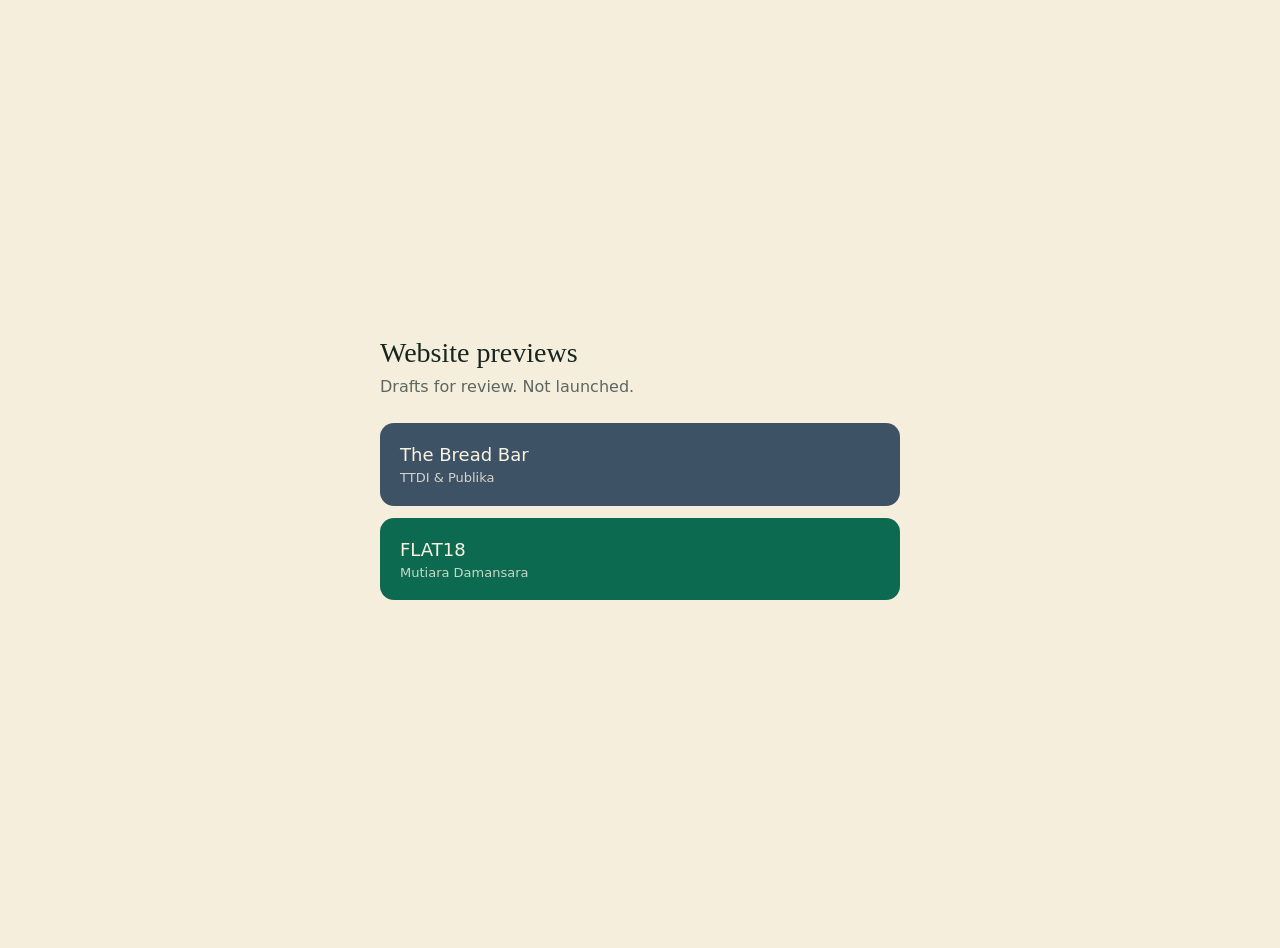
<file: index.html>
<!doctype html>
<html lang="en">
<head>
<meta charset="utf-8">
<meta name="viewport" content="width=device-width, initial-scale=1">
<meta name="robots" content="noindex, nofollow">
<title>TBB &amp; FLAT18 website previews</title>
<style>
  body { margin: 0; min-height: 100vh; display: grid; place-items: center; background: #f5eedd; color: #15261f;
         font: 16px/1.5 "Segoe UI", system-ui, sans-serif; padding: 24px max(16px, env(safe-area-inset-left)); }
  main { max-width: 520px; width: 100%; }
  h1 { font: 400 28px/1.2 Georgia, serif; margin: 0 0 6px; }
  p { margin: 0 0 24px; color: #5b6760; }
  a { display: block; padding: 18px 20px; margin-bottom: 12px; border-radius: 14px; text-decoration: none;
      color: #fbf3e2; font-size: 18px; }
  a small { display: block; font-size: 13px; opacity: .8; }
  .tbb { background: #3d5265; } .f18 { background: #0b6a50; }
</style>
</head>
<body>
<main>
  <h1>Website previews</h1>
  <p>Drafts for review. Not launched.</p>
  <a class="tbb" href="the-bread-bar/">The Bread Bar<small>TTDI &amp; Publika</small></a>
  <a class="f18" href="flat18/">FLAT18<small>Mutiara Damansara</small></a>
</main>
</body>
</html>
</file>
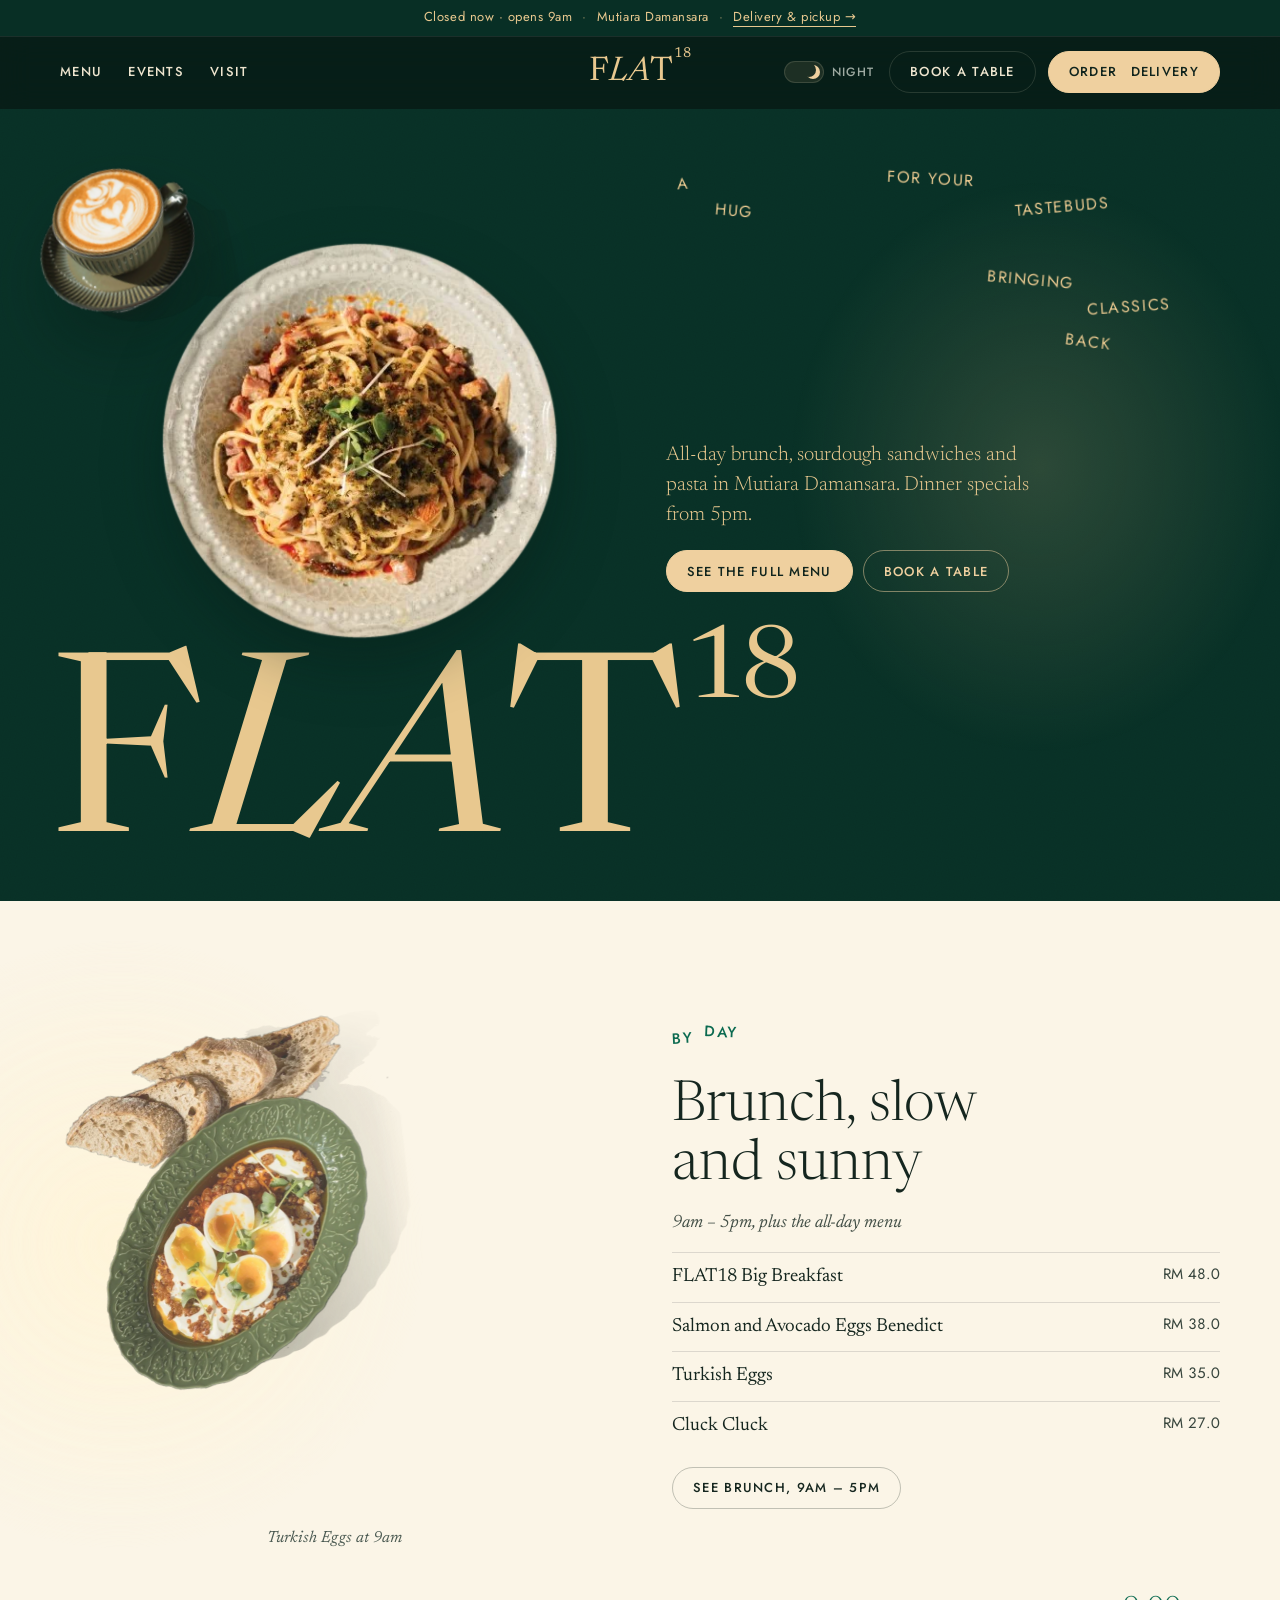
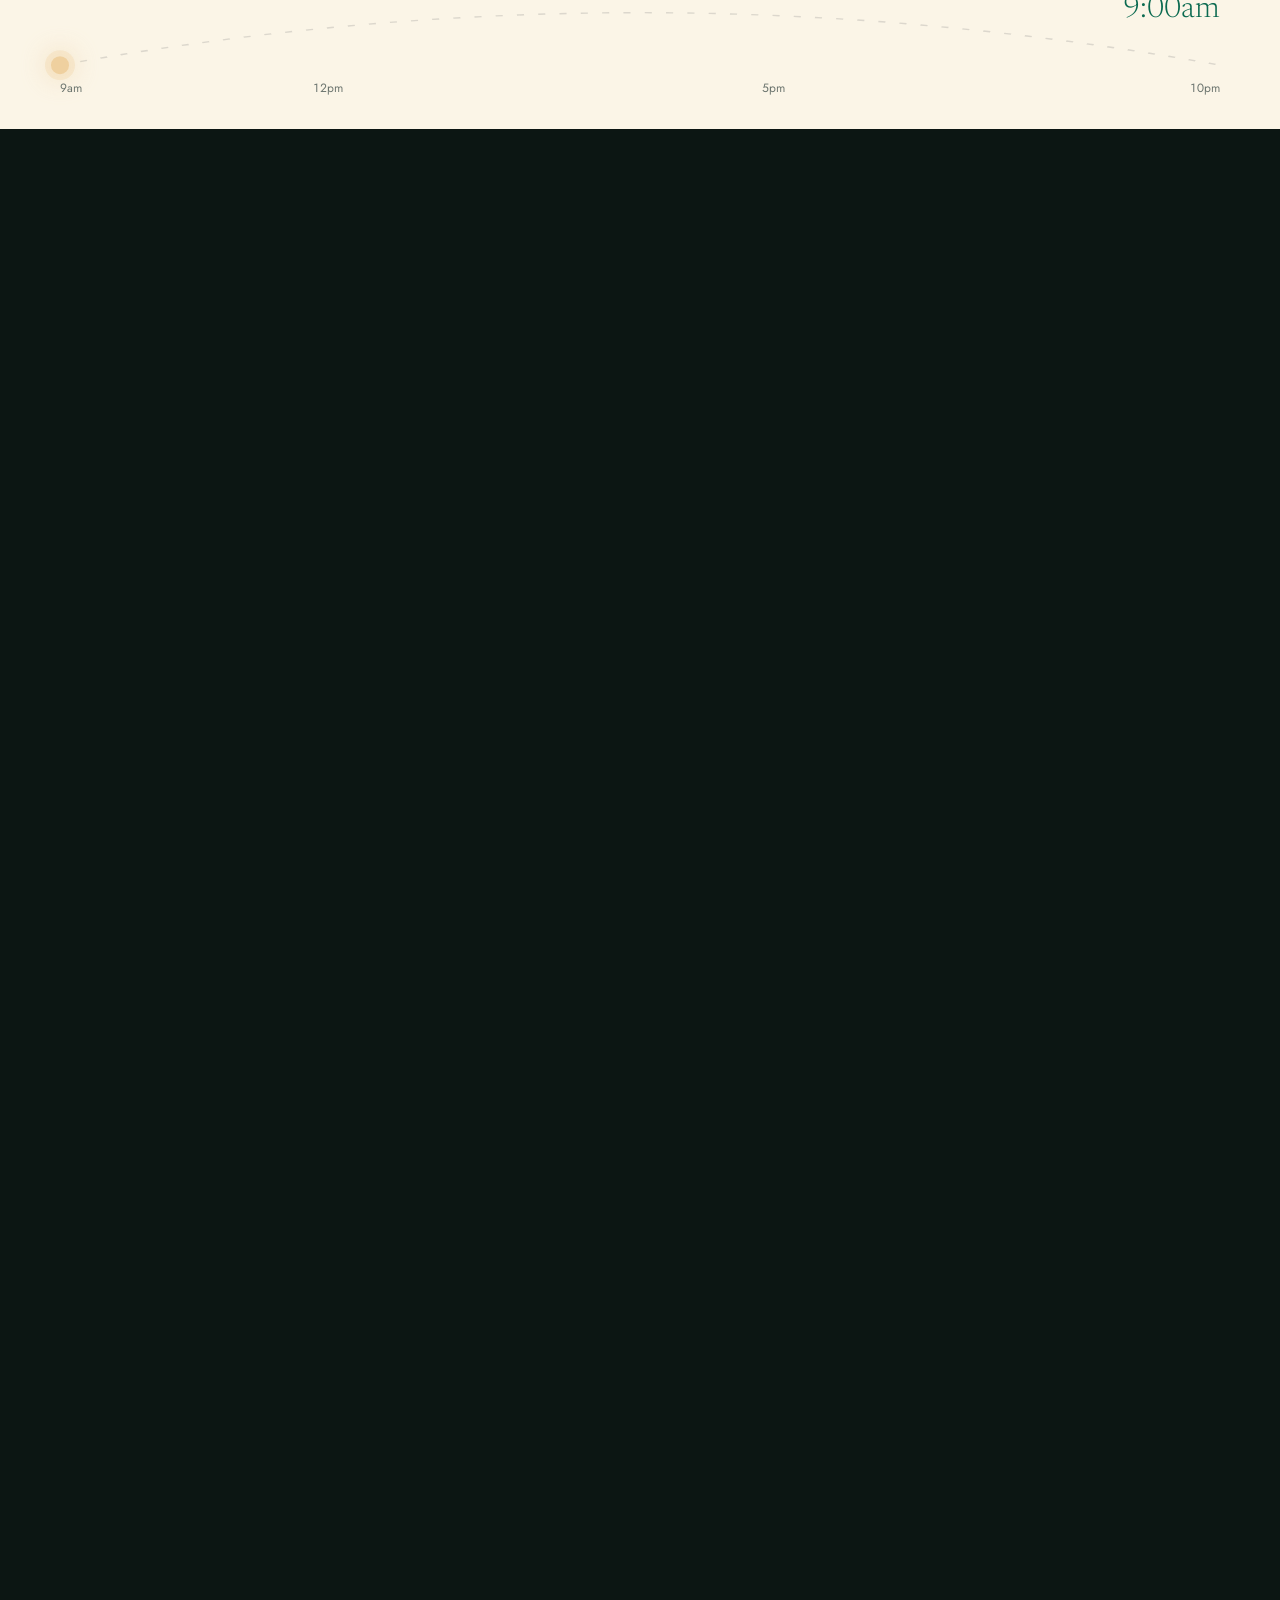
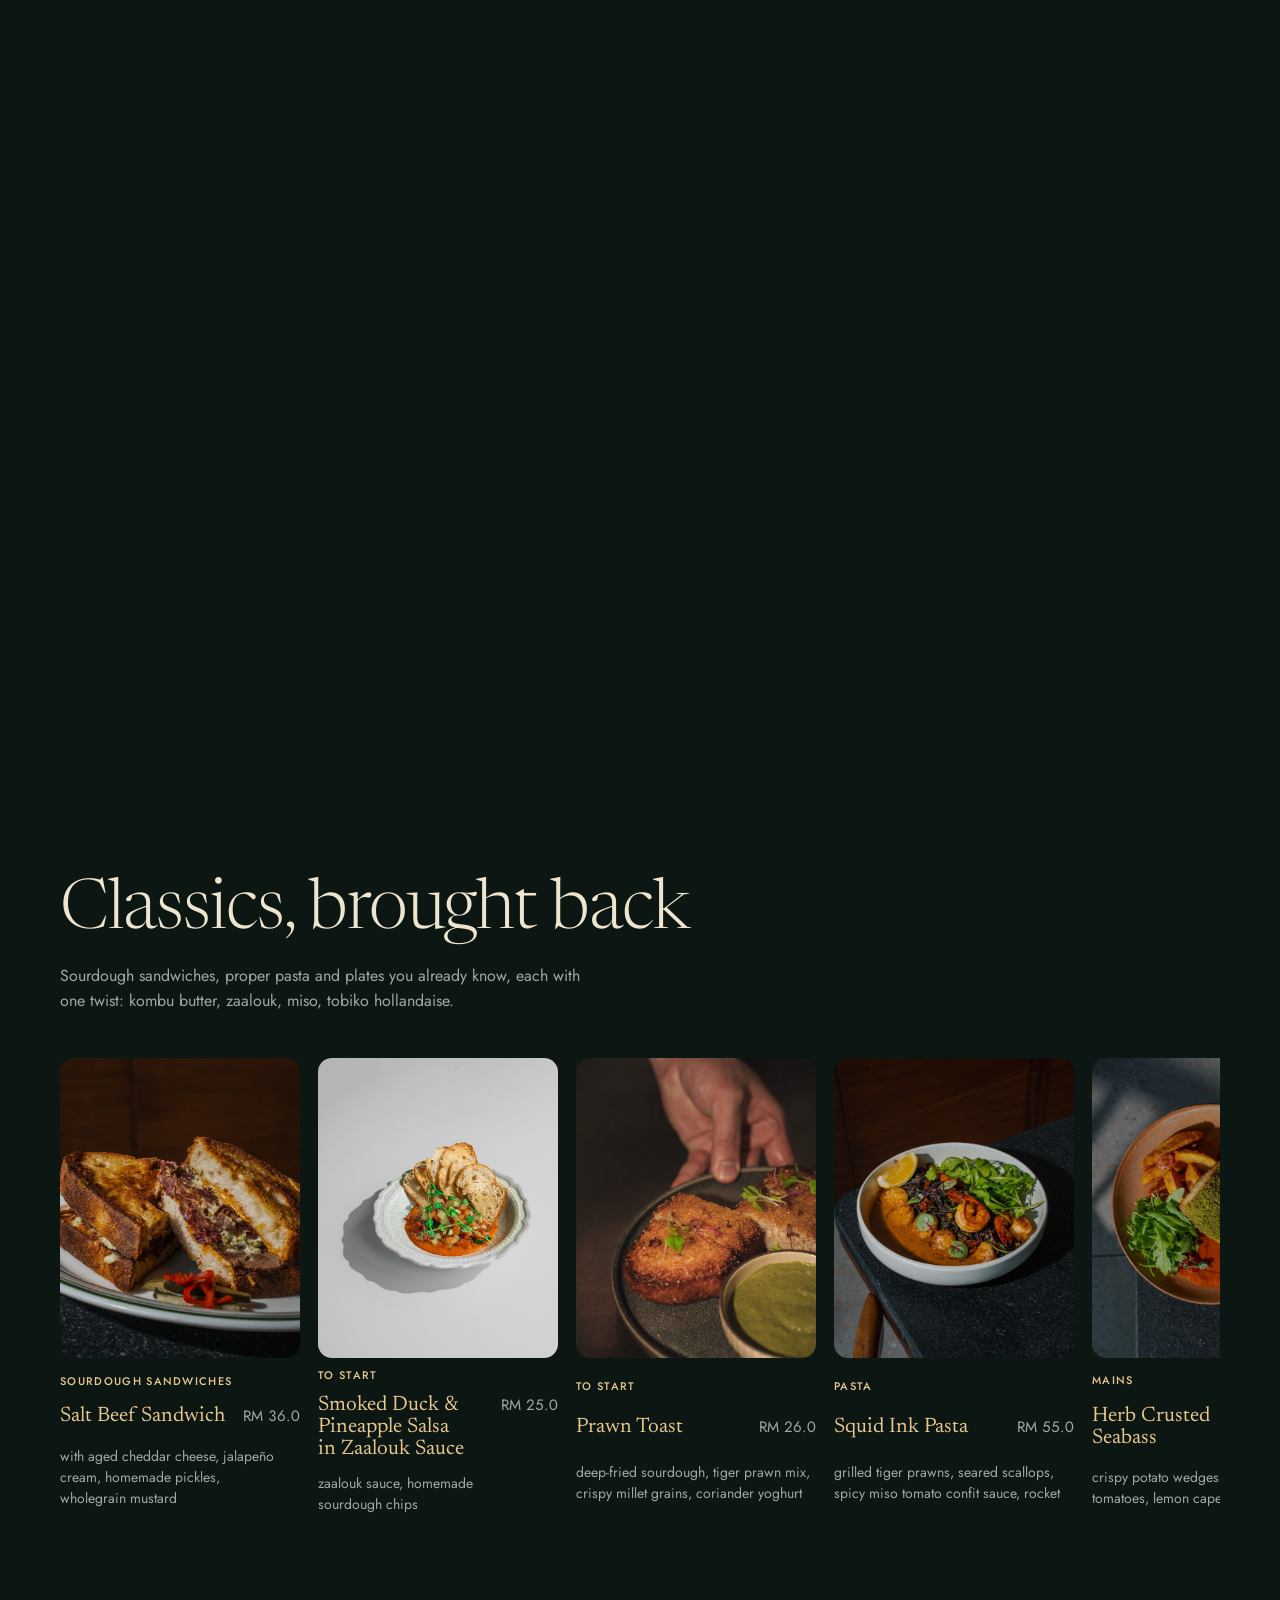
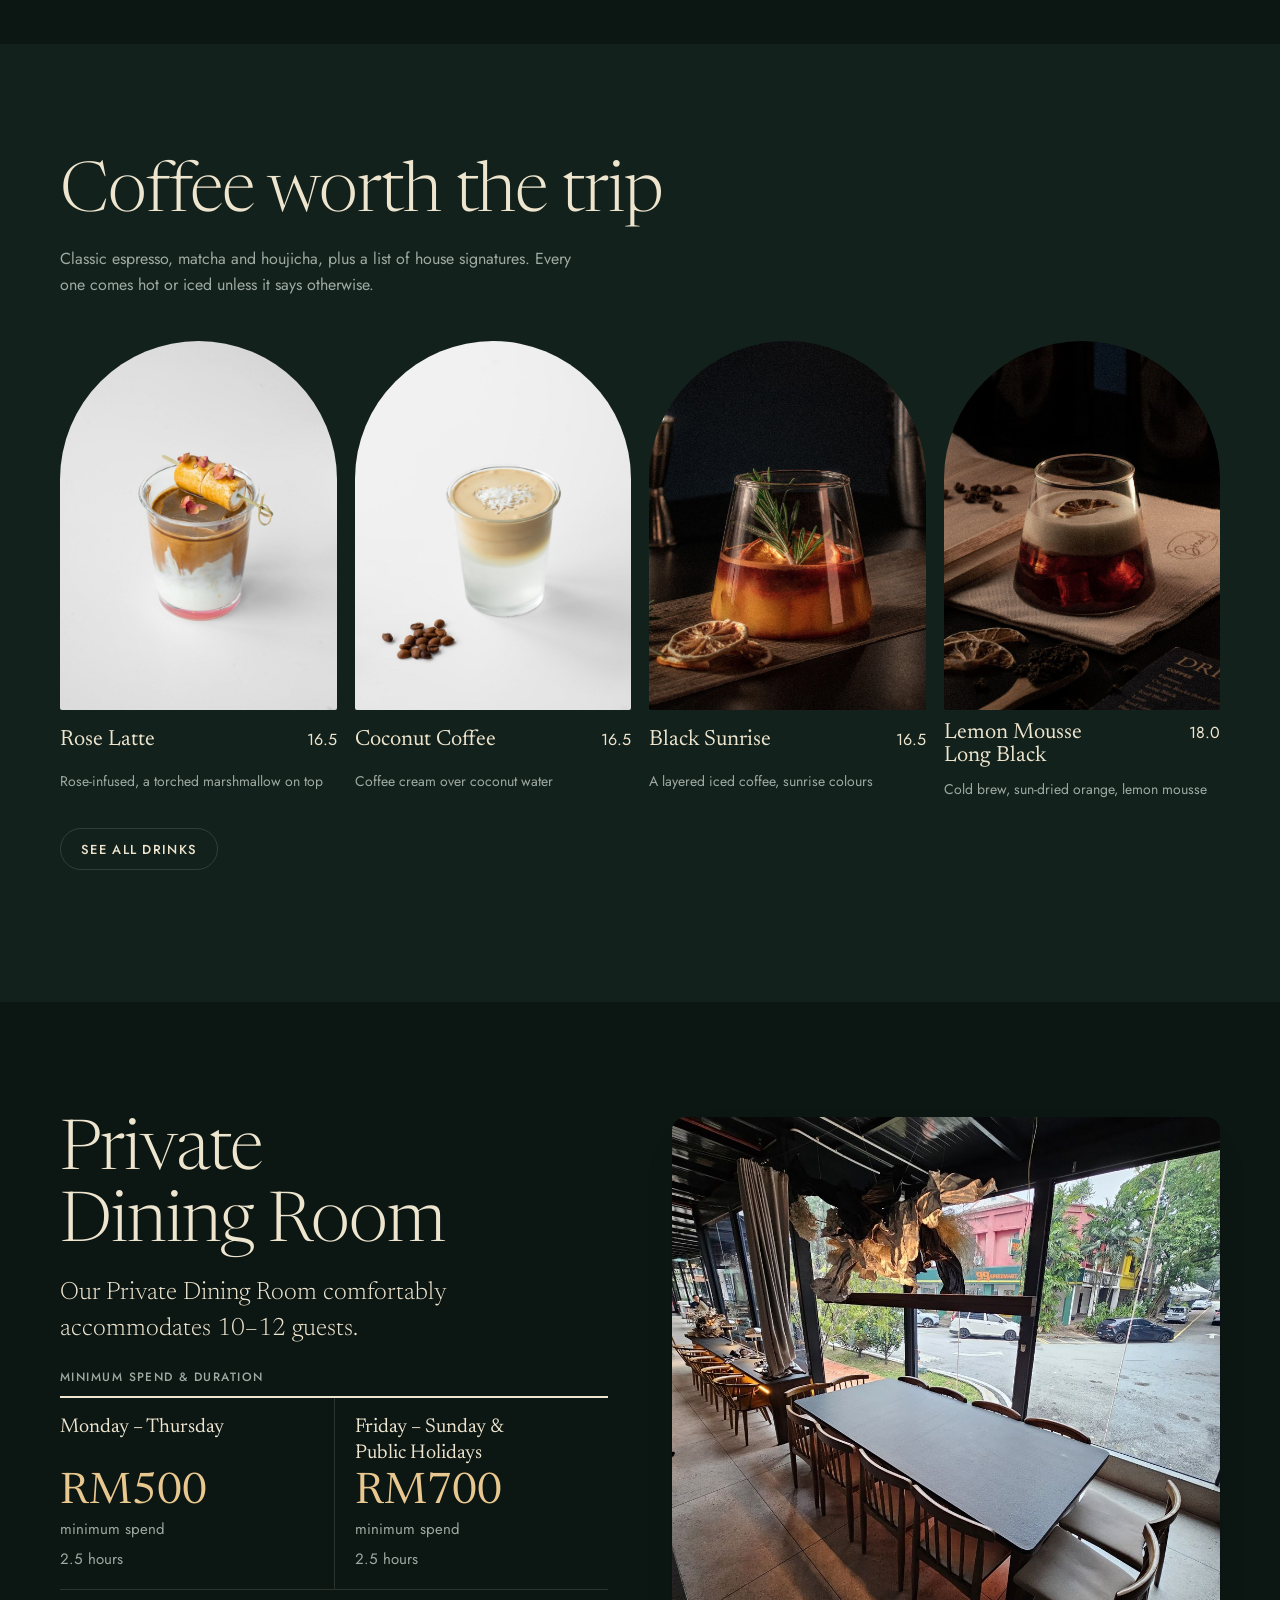
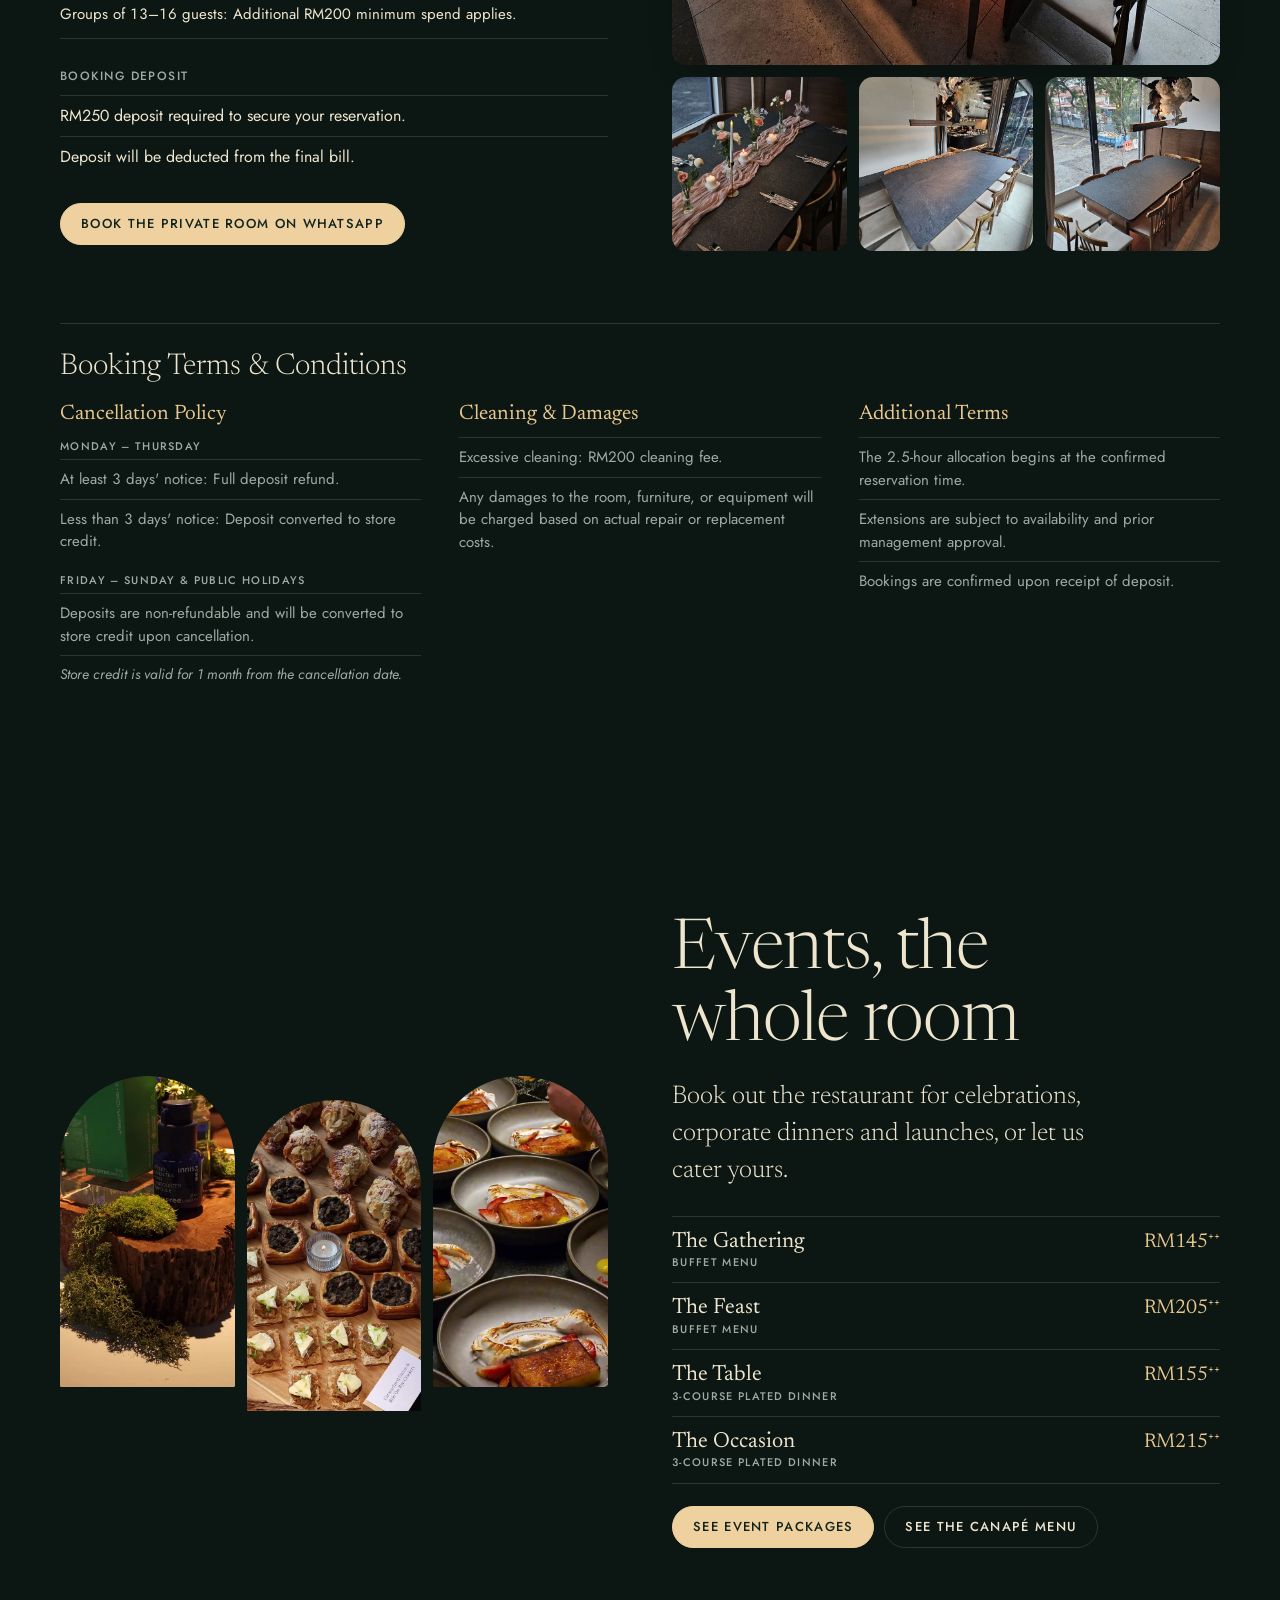
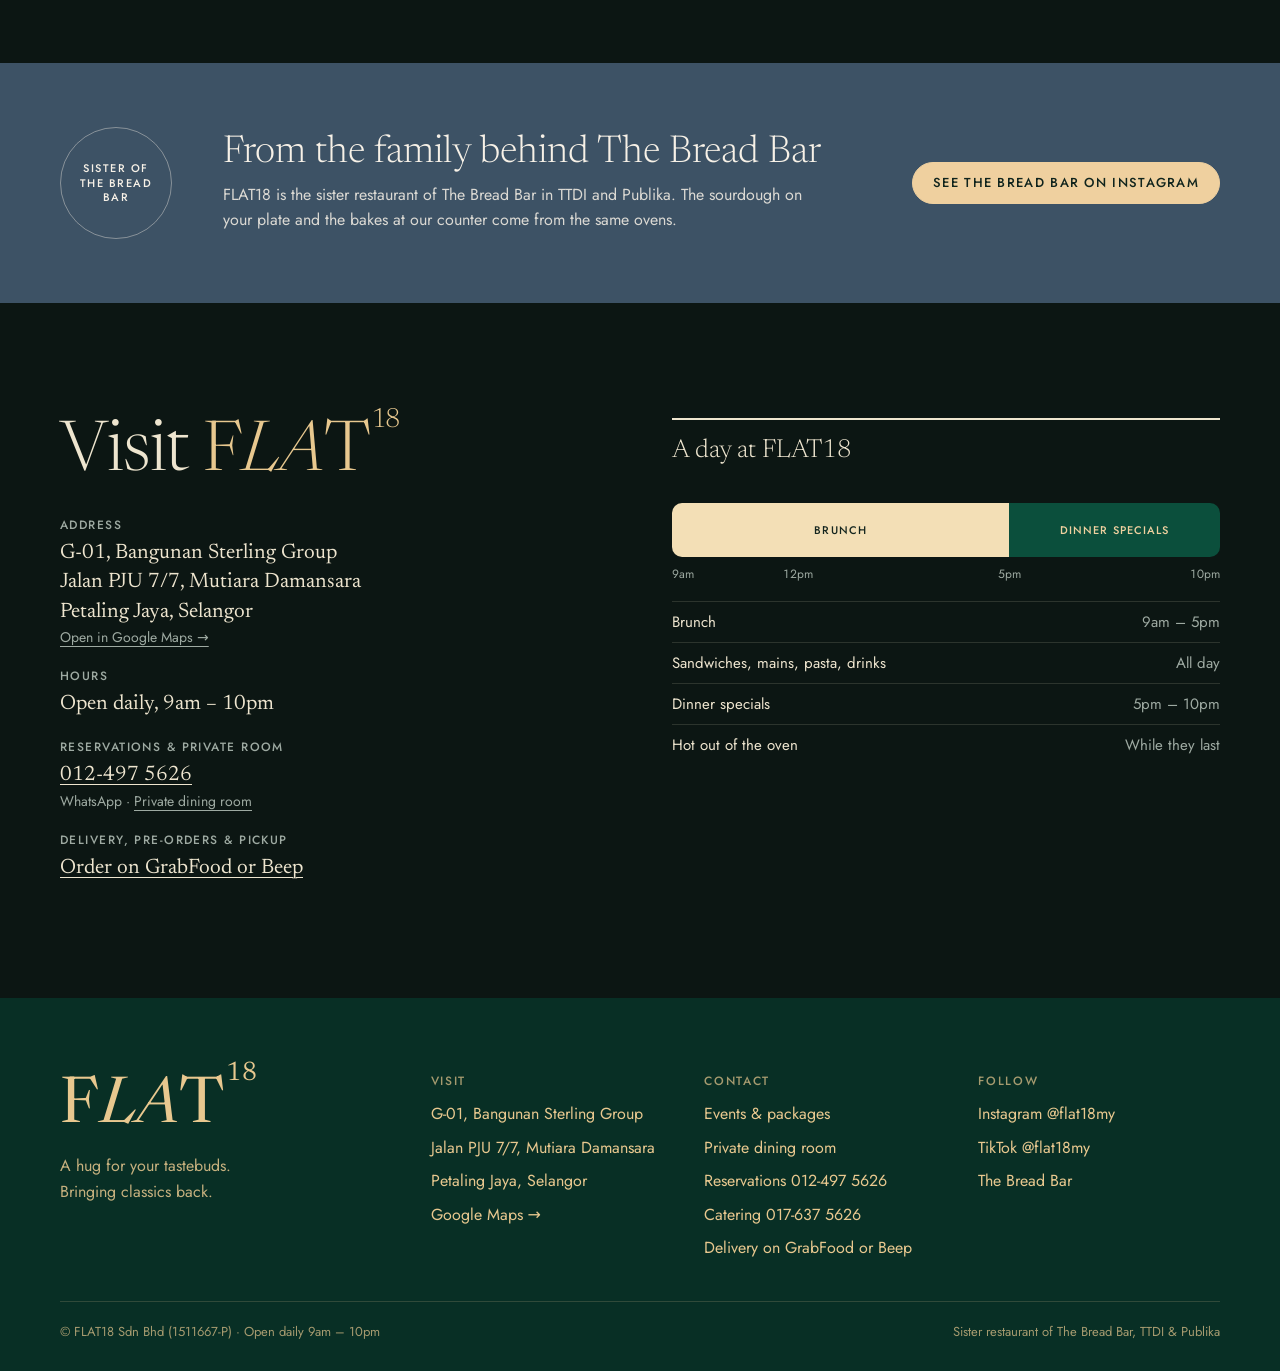
<file: flat18/index.html>
<!doctype html>
<html lang="en" data-mode="day">
<head>
<meta charset="utf-8">
<meta name="viewport" content="width=device-width, initial-scale=1, viewport-fit=cover">
<title>FLAT18 Mutiara Damansara</title>
<meta name="claude:viewport-fit-sides" content="cover">
<!-- DRAFT for review: remove the robots line below when the site goes live -->
<meta name="robots" content="noindex, nofollow">
<meta name="description" content="FLAT18, Mutiara Damansara: all-day brunch, sourdough sandwiches, pasta and specialty coffee by day, dinner specials from 5pm. Pork-free. Open daily 9am – 10pm.">
<link rel="preconnect" href="https://fonts.googleapis.com">
<link rel="preconnect" href="https://fonts.gstatic.com" crossorigin>
<link href="https://fonts.googleapis.com/css2?family=Jost:wght@400;500&family=Newsreader:ital,opsz,wght@0,6..72,300;0,6..72,400;0,6..72,500;1,6..72,300;1,6..72,400&display=swap" rel="stylesheet">
<link rel="stylesheet" href="styles.css?v=5d2448c39b">
</head>
<body>

<div class="announce">
  <div class="announce-in">
    <span id="status-line">Open daily 9am – 10pm</span>
    <span class="dot hide-sm" aria-hidden="true">·</span>
    <span class="hide-sm">Mutiara Damansara</span>
    <span class="dot hide-sm" aria-hidden="true">·</span>
    <a href="#" data-link="order" target="_blank" rel="noopener">Delivery &amp; pickup →</a>
  </div>
</div>

<header class="hdr" id="hdr">
  <div class="hdr-in">
    <button class="burger" aria-label="Open menu" aria-expanded="false" data-drawer><span></span><span></span></button>
    <nav class="nav nav-l" aria-label="Primary">
      <a href="#menu" data-nav="menu">Menu</a>
      <a href="#events" data-nav="events">Events</a>
      <a href="#visit" data-nav="visit">Visit</a>
    </nav>
    <a href="#home" class="mark" aria-label="FLAT18 home">F<i>LA</i>T<sup>18</sup></a>
    <div class="nav nav-r">
      <button class="mode" id="mode-btn" aria-label="Switch between day and night look">
        <span class="mode-track"><span class="mode-knob"></span></span>
        <span class="mode-txt" id="mode-txt">Day</span>
      </button>
      <a class="btn btn-line hide-sm" href="#" data-link="reserve" target="_blank" rel="noopener">Book a table</a>
      <a class="btn" href="#" data-link="order" target="_blank" rel="noopener">Order<span class="hide-sm">&nbsp;delivery</span></a>
    </div>
  </div>
</header>

<div class="drawer" id="drawer" hidden>
  <nav class="drawer-nav" aria-label="Mobile">
    <a href="#home">Home</a>
    <a href="#menu">Menu</a>
    <a href="#events">Events &amp; catering</a>
    <a href="#visit">Visit us</a>
  </nav>
  <div class="drawer-cta">
    <a class="btn btn-line" href="#" data-link="reserve" target="_blank" rel="noopener">Book a table</a>
    <a class="btn" href="#" data-link="order" target="_blank" rel="noopener">Order delivery</a>
  </div>
  <p class="drawer-foot">9am – 10pm · open daily</p>
</div>

<main id="app" tabindex="-1"></main>

<footer class="foot" id="foot"></footer>

<div class="lightbox" id="lb" hidden role="dialog" aria-modal="true" aria-label="Photo">
  <button class="lb-x" aria-label="Close" data-lb-close>&times;</button>
  <figure><img alt=""><video muted loop playsinline controls hidden></video><figcaption></figcaption></figure>
</div>

<!-- delivery chooser: only used once links.grab is set in data.js -->
<dialog class="order-dlg" id="order-dlg" aria-labelledby="order-ttl"><div class="order-in">
  <button class="order-x" type="button" aria-label="Close" data-order-close>&times;</button>
  <h2 id="order-ttl">Order delivery</h2>
  <p>Pick the app you'd rather use. Both open in a new tab.</p>
  <div class="order-opts">
    <a class="order-opt order-main" id="order-grab" href="#" target="_blank" rel="noopener"><b>GrabFood</b><small>Delivery</small></a>
    <a class="order-opt" id="order-beep" href="#" target="_blank" rel="noopener"><b>Beep</b><small>Delivery, pre-order, pickup</small></a>
  </div>
</div></dialog>

<script src="data.js?v=4435504da9"></script>
<script src="app.js?v=85254ffc08"></script>
</body>
</html>
</file>
<file: flat18/styles.css>
/* FLAT18 — the printed menu brought to the screen.
   Layout: the menu cover (brand green, scattered wobbly words, big serif wordmark) as the hero, then
   a day half and a night half. The whole site follows the clock: cream "day" until 5pm, deep green "night" after,
   just like the menu turns green for the after-5pm page. Sister to The Bread Bar (shares Jost + pill buttons). */
:root {
  --bg: #f5eedd;          /* menu paper */
  --surface: #fffaef;
  --ink: #15261f;
  --muted: #5b6760;
  --brand: #0b6a50;       /* FLAT18 green */
  --butter: #efd09f;      /* menu cover type + add-ons page */
  --accent: #0b6a50;      /* text accent: green by day, butter by night */
  --hero: #0b6a50;
  --hero-ink: #efd09f;
  --line: rgba(21, 38, 31, .15);
  --chip: rgba(11, 106, 80, .09);
  --shadow: 0 18px 40px -24px rgba(16, 40, 31, .45);
  --night-panel: #0e1d18;
  --night-ink: #efe6d1;
  --serif: "Newsreader", "Iowan Old Style", Georgia, "Times New Roman", serif;
  --sans: "Jost", "Gill Sans", "Segoe UI", system-ui, sans-serif;
  --ease: cubic-bezier(.22, .61, .36, 1);
  --maxw: 1240px;
  --gut: max(16px, env(safe-area-inset-left, 0px));
  --gut-r: max(16px, env(safe-area-inset-right, 0px));
  color-scheme: light;
}
:root[data-mode="night"] {
  --bg: #0c1613;
  --surface: #13211c;
  --ink: #eee5cf;
  --muted: #9eaaa2;
  --brand: #0b6a50;
  --accent: #e8c88f;
  --hero: #082f25;
  --hero-ink: #e8c88f;
  --line: rgba(238, 229, 207, .14);
  --chip: rgba(232, 200, 143, .1);
  --shadow: 0 18px 40px -20px rgba(0, 0, 0, .8);
  color-scheme: dark;
}

*, *::before, *::after { box-sizing: border-box; }
[hidden] { display: none !important; }
html { -webkit-text-size-adjust: 100%; }
body {
  margin: 0; background: var(--bg); color: var(--ink);
  font: 400 16px/1.6 var(--sans); -webkit-font-smoothing: antialiased; overflow-x: hidden;
  transition: background-color .6s var(--ease), color .6s var(--ease);
}
img { display: block; max-width: 100%; }
a { color: inherit; }
button { font: inherit; color: inherit; background: none; border: 0; padding: 0; cursor: pointer; }
h1, h2, h3 { font-family: var(--serif); font-weight: 400; margin: 0; line-height: 1.05; text-wrap: balance; }
p { margin: 0 0 1em; text-wrap: pretty; }
a, button, [role="button"], summary { touch-action: manipulation; -webkit-tap-highlight-color: rgba(11, 106, 80, .12); }
.drawer, .lightbox { overscroll-behavior: contain; }
:focus-visible { outline: 2px solid var(--accent); outline-offset: 3px; border-radius: 3px; }
/* browser surfaces carry the palette too */
::selection { background: var(--butter); color: #10241d; }
html { scrollbar-color: color-mix(in srgb, var(--accent) 55%, transparent) var(--bg); accent-color: var(--brand); }
input, textarea, select { caret-color: var(--accent); }
a { text-underline-offset: .22em; text-decoration-thickness: 1px; }
.wrap { max-width: var(--maxw); margin: 0 auto; padding-left: var(--gut); padding-right: var(--gut-r); }
@media (min-width: 700px) { .wrap { padding-left: max(40px, env(safe-area-inset-left, 0px)); padding-right: max(40px, env(safe-area-inset-right, 0px)); } }

/* the menu's tumbling uppercase headings: each word sits on its own tilt */
.wob { font: 500 clamp(13px, 1.3vw, 15px)/1 var(--sans); letter-spacing: .12em; text-transform: uppercase; display: inline-flex; flex-wrap: wrap; gap: .25em .7em; margin: 0; }
.wob > span { display: inline-block; transform: translateY(var(--y, 0)) rotate(var(--r, 0deg)); }
.eyebrow { color: var(--accent); margin-bottom: 18px; }
/* the wordmark is the only place italic is used: F-LA-T¹⁸, as on the menu cover */
.wm { white-space: nowrap; color: var(--accent); }
.wm i { font-style: italic; letter-spacing: -.03em; }
.wm sup { font-size: .4em; vertical-align: top; position: relative; top: .1em; margin-left: .05em; }
.mhero .wm { color: inherit; }

/* ---------- buttons ---------- */
.btn {
  display: inline-flex; align-items: center; justify-content: center; gap: 8px; min-height: 42px; padding: 0 20px;
  border-radius: 999px; background: var(--brand); color: #fbf3e2; border: 1px solid var(--brand);
  font: 500 13px/1 var(--sans); letter-spacing: .1em; text-transform: uppercase; text-decoration: none; white-space: nowrap;
  transition: background .25s var(--ease), color .25s var(--ease), border-color .25s var(--ease), transform .25s var(--ease);
}
.btn:hover { transform: translateY(-1px); background: transparent; color: var(--accent); border-color: var(--accent); }
.btn-line { background: transparent; color: var(--ink); border-color: var(--line); }
.btn-line:hover { color: var(--accent); border-color: var(--accent); }
.btn-butter { background: var(--butter); border-color: var(--butter); color: #10241d; }
.btn-butter:hover { background: transparent; color: var(--butter); border-color: var(--butter); }
.btn-ghost-light { background: transparent; border-color: rgba(239, 208, 159, .5); color: var(--butter); }
.btn-ghost-light:hover { border-color: var(--butter); color: var(--butter); }
:root[data-mode="night"] .btn:not(.btn-line):not(.btn-butter):not(.btn-ghost-light):not(.btn-green) { background: var(--butter); border-color: var(--butter); color: #10241d; }
:root[data-mode="night"] .btn:not(.btn-line):not(.btn-butter):not(.btn-ghost-light):not(.btn-green):hover { background: transparent; color: var(--butter); }
/* .btn-green: always-green buttons on the butter panels (canapés), whatever the mode */
.btn-green { background: #0b6a50; border-color: #0b6a50; color: #fbf3e2; }
.btn-green:hover { background: transparent; color: #0b6a50; border-color: #0b6a50; }

/* ---------- announcement + header ---------- */
.announce { background: var(--hero); color: var(--hero-ink); font: 400 13px/1.3 var(--sans); letter-spacing: .04em; transition: background-color .6s var(--ease); }
.announce-in { max-width: var(--maxw); margin: 0 auto; padding: 9px var(--gut-r) 9px var(--gut); display: flex; justify-content: center; gap: 10px; flex-wrap: wrap; text-align: center; }
.announce a { text-decoration: none; border-bottom: 1px solid currentColor; }
.announce .dot { opacity: .6; }
.hdr { position: sticky; top: env(safe-area-inset-top, 0px); z-index: 40; background: var(--bg); border-bottom: 1px solid transparent; transition: border-color .3s, background-color .6s var(--ease); }
.hdr.scrolled { border-color: var(--line); }
.hdr-in { max-width: var(--maxw); margin: 0 auto; padding: 0 var(--gut-r) 0 var(--gut); height: 72px; display: grid; grid-template-columns: 1fr auto 1fr; align-items: center; gap: 16px; }
@media (min-width: 700px) { .hdr-in { padding: 0 max(40px, env(safe-area-inset-right, 0px)) 0 max(40px, env(safe-area-inset-left, 0px)); } }
.nav { display: flex; align-items: center; gap: 26px; }
.nav-l a { text-decoration: none; font: 500 13px/1 var(--sans); letter-spacing: .1em; text-transform: uppercase; padding: 8px 0; border-bottom: 1px solid transparent; transition: border-color .2s, color .2s; }
.nav-l a:hover, .nav-l a.on { border-color: currentColor; color: var(--accent); }
.nav-r { justify-content: flex-end; gap: 12px; }
.mark { font: 400 34px/1 var(--serif); letter-spacing: .01em; text-decoration: none; color: var(--accent); white-space: nowrap; }
.mark i { font-style: italic; letter-spacing: -.02em; }
.mark sup { font-size: .42em; vertical-align: top; position: relative; top: -.05em; margin-left: .06em; }
.burger { display: none; width: 40px; height: 40px; position: relative; }
.burger span { position: absolute; left: 9px; right: 9px; height: 1.5px; background: currentColor; transition: transform .25s var(--ease); }
.burger span:first-child { top: 15px; } .burger span:last-child { top: 24px; }
.burger[aria-expanded="true"] span:first-child { transform: translateY(4.5px) rotate(45deg); }
.burger[aria-expanded="true"] span:last-child { transform: translateY(-4.5px) rotate(-45deg); }

/* day/night switch */
.mode { display: inline-flex; align-items: center; gap: 8px; font: 500 12px/1 var(--sans); letter-spacing: .1em; text-transform: uppercase; color: var(--muted); padding: 6px 2px; }
.mode-track { width: 40px; height: 22px; border-radius: 99px; border: 1px solid var(--line); position: relative; background: var(--chip); }
.mode-knob { position: absolute; top: 3px; left: 3px; width: 14px; height: 14px; border-radius: 50%; background: var(--butter); box-shadow: 0 0 0 3px rgba(239, 208, 159, .35); transition: transform .45s var(--ease), background .45s, box-shadow .45s; }
:root[data-mode="night"] .mode-knob { transform: translateX(18px); background: transparent; box-shadow: inset -4px -2px 0 0 var(--butter); }
.mode-txt { min-width: 3.6em; text-align: left; }

.drawer { position: fixed; inset: 0; top: calc(72px + env(safe-area-inset-top, 0px)); z-index: 39; background: var(--bg); padding: 24px var(--gut-r) calc(24px + env(safe-area-inset-bottom, 0px)) var(--gut); display: flex; flex-direction: column; gap: 28px; overflow-y: auto; }
.drawer-nav { display: flex; flex-direction: column; }
.drawer-nav a { font: 400 32px/1.2 var(--serif); text-decoration: none; padding: 10px 0; border-bottom: 1px solid var(--line); }
.drawer-cta { display: flex; gap: 10px; flex-wrap: wrap; }
.drawer-foot { color: var(--muted); font-size: 14px; }

@media (max-width: 980px) {
  .nav-l { display: none; }
  .burger { display: block; }
  .hdr-in { grid-template-columns: auto 1fr auto; }
  .mark { justify-self: center; font-size: 30px; }
}
@media (max-width: 640px) {
  .hide-sm { display: none !important; }
  .mode-txt { display: none; }
  .nav-r .btn { padding: 0 14px; min-height: 38px; }
  .mark { font-size: 26px; }
}

/* ---------- hero: the menu cover lying on the table, seen from above ----------
   Planes, back to front: green paper (+ grain, + window light), the printed tumbling words, the printed wordmark,
   the plate set down on the cover, the coffee nearest the eye. --q (0–1, scroll) and --mx/--my (pointer, desktop)
   move each plane at its own rate; nearer planes move more. The copy column never sits under a plate. */
.hero { --q: 0; --mx: 0; --my: 0; background: var(--hero); color: var(--hero-ink); position: relative; overflow: hidden; isolation: isolate; transition: background-color .6s var(--ease); }
.hero::before { /* paper grain: the printed cover, not a flat fill */
  content: ""; position: absolute; inset: 0; z-index: -1; pointer-events: none; opacity: .09; mix-blend-mode: overlay;
  background-image: url("data:image/svg+xml,%3Csvg xmlns='http://www.w3.org/2000/svg' width='160' height='160'%3E%3Cfilter id='n'%3E%3CfeTurbulence type='fractalNoise' baseFrequency='.85' numOctaves='2' stitchTiles='stitch'/%3E%3CfeColorMatrix values='0 0 0 0 1 0 0 0 0 1 0 0 0 0 1 0 0 0 .9 0'/%3E%3C/filter%3E%3Crect width='160' height='160' filter='url(%23n)'/%3E%3C/svg%3E");
}
.hero-light { /* window light falling across the table (day) or one warm lamp (night); atmosphere, never under the copy */
  position: absolute; inset: -10% -10% -10% 30%; z-index: 0; pointer-events: none;
  background: radial-gradient(42% 52% at 62% 42%, rgba(255, 236, 190, .2), rgba(255, 236, 190, 0) 70%);
  transform: translate3d(calc(var(--q) * -6%), calc(var(--q) * 10%), 0);
}
:root[data-mode="night"] .hero-light { background: radial-gradient(34% 42% at 64% 46%, rgba(232, 200, 143, .16), rgba(232, 200, 143, 0) 72%); }
.hero-in {
  position: relative; z-index: 1; display: grid; grid-template-columns: minmax(0, 1fr) minmax(0, 1fr);
  grid-template-rows: auto 1fr auto; grid-template-areas: "table words" "table copy" "mark mark";
  column-gap: clamp(24px, 4vw, 64px); min-height: calc(100svh - 108px - env(safe-area-inset-top, 0px)); max-height: 980px;
  padding-block: clamp(28px, 4.5vw, 56px) clamp(18px, 2.4vw, 32px);
}
.hero-words { grid-area: words; position: relative; min-height: clamp(150px, 15vw, 210px); transform: translate3d(calc(var(--mx) * -4px), calc(var(--q) * 70px + var(--my) * -3px), 0); }
.hero-words .w { position: absolute; left: calc(var(--x) * 1%); font: 400 clamp(13px, 1.25vw, 16px)/1 var(--sans); letter-spacing: .1em; text-transform: uppercase; white-space: nowrap; opacity: 0; animation: drift-in .9s var(--ease) forwards; }
@keyframes drift-in { from { opacity: 0; translate: 0 10px; } to { opacity: 1; translate: 0 0; } }
.hero-copy { grid-area: copy; align-self: end; display: grid; gap: 20px; padding-bottom: clamp(40px, 6.5vw, 100px); position: relative; z-index: 3; }
.hero-copy p { margin: 0; max-width: 34ch; font: 300 clamp(19px, 1.6vw, 23px)/1.45 var(--serif); }
.hero-mark { grid-area: mark; position: relative; z-index: 1; font: 400 clamp(92px, 19.5vw, 300px)/.78 var(--serif); letter-spacing: -.015em; margin: 0 0 0 -.04em; white-space: nowrap; transform: translate3d(0, calc(var(--q) * 40px), 0); }
.hero-mark i { font-style: italic; letter-spacing: -.035em; }
.hero-mark sup { font-size: .4em; vertical-align: top; position: relative; top: -.02em; margin-left: .04em; }
/* the table plane: plate over the wordmark's tail (occlusion), coffee crossing the plate's rim */
.hero-table { grid-area: 1 / 1 / 4 / 2; position: relative; z-index: 2; pointer-events: none; min-height: 0; }
.hp { position: absolute; height: auto; max-width: none; filter: drop-shadow(0 26px 30px rgba(3, 24, 18, .35)); animation: set-down .9s var(--ease) both; }
.hp-plate { width: min(34vw, 58svh, 500px); left: 54%; top: 33%; margin: calc(min(35vw, 60svh, 520px) * -.5) 0 0 calc(min(35vw, 60svh, 520px) * -.5);
  transform: translate3d(calc(var(--mx) * 7px), calc(var(--q) * -90px + var(--my) * 7px), 0) rotate(calc(var(--q) * 9deg)); animation-delay: .25s; }
.hp-night { width: min(31vw, 53svh, 460px); top: 39%; margin: calc(min(31vw, 53svh, 460px) * -.5) 0 0 calc(min(31vw, 53svh, 460px) * -.5); }
.hp-cup { width: min(15vw, 25svh, 220px); left: -4%; top: 0;
  transform: translate3d(calc(var(--mx) * 16px), calc(var(--q) * -210px + var(--my) * 16px), 0) rotate(calc(-12deg + var(--q) * -10deg)); animation-delay: .4s;
  filter: drop-shadow(0 34px 34px rgba(3, 24, 18, .4)); }
@keyframes set-down { from { opacity: 0; scale: .95; } to { opacity: 1; scale: 1; } }
:root[data-mode="day"] .hp-night, :root[data-mode="night"] .hp-day { display: none; }
.hero-cta { display: flex; gap: 10px; flex-wrap: wrap; }
@media (max-width: 820px) {
  .hero-in { grid-template-columns: minmax(0, 1fr); grid-template-rows: auto auto auto auto; grid-template-areas: "words" "mark" "table" "copy"; min-height: 0; max-height: none; padding-block: 18px 26px; }
  .hero-words { min-height: 124px; }
  .hero-words .w { left: calc(var(--x) * .8%); font-size: 12px; }
  .hero-mark { font-size: clamp(84px, 26vw, 150px); margin-top: 18px; }
  .hero-table { grid-area: table; height: min(76vw, 330px); margin-top: -30px; }
  .hp-plate { width: min(70vw, 300px); margin: calc(min(70vw, 300px) * -.5) 0 0 calc(min(70vw, 300px) * -.5); left: 58%; top: 50%; }
  .hp-night { width: min(62vw, 270px); margin: calc(min(62vw, 270px) * -.5) 0 0 calc(min(62vw, 270px) * -.5); }
  .hp-cup { width: min(34vw, 150px); left: -4%; top: auto; bottom: -2%; }
  .hero-copy { padding-bottom: 0; margin-top: 6px; gap: 16px; }
  .hero-copy p { font-size: 18px; }
}

/* ---------- day / night split ---------- */
.dn { display: grid; grid-template-columns: 1fr 1fr; }
.dn-half { padding-block: clamp(44px, 6vw, 84px); display: grid; gap: 26px; align-content: start; position: relative; }
.dn-half > * { padding-left: max(var(--gut), 4vw); padding-right: max(var(--gut-r), 4vw); }
.dn-day { background: #fbf5e7; color: #15261f; }
.dn-night { background: var(--night-panel); color: var(--night-ink); }
.dn-day .eyebrow { color: #0b6a50; } .dn-night .eyebrow { color: #e8c88f; }
.dn h2 { font-size: clamp(34px, 4.4vw, 58px); font-weight: 300; }
.dn-time { font: 400 italic 18px/1.3 var(--serif); opacity: .8; margin: 0; }
.dn-photo { aspect-ratio: 16 / 10; max-width: 100%; overflow: hidden; border-radius: 14px; margin-left: max(var(--gut), 4vw); margin-right: max(var(--gut-r), 4vw); padding: 0 !important; }
.dn-photo img { width: 100%; height: 100%; object-fit: cover; transition: transform 1s var(--ease); }
.dn-half:hover .dn-photo img { transform: scale(1.03); }
.dn-list { list-style: none; margin: 0; display: grid; gap: 0; }
.dn-list li { display: flex; justify-content: space-between; gap: 18px; padding: 12px 0; border-top: 1px solid rgba(127, 127, 127, .25); font: 400 19px/1.3 var(--serif); }
.dn-list li span:last-child { font: 400 15px/1.3 var(--sans); font-variant-numeric: tabular-nums; opacity: .85; white-space: nowrap; }
.dn-now { position: absolute; top: 22px; right: max(var(--gut-r), 4vw); padding: 0 !important; font: 500 11px/1 var(--sans); letter-spacing: .14em; text-transform: uppercase; border-radius: 99px; padding: 7px 11px !important; border: 1px solid currentColor; display: none; }
.dn-half.is-now .dn-now { display: inline-block; }
.dn-day .btn-line { color: #15261f; border-color: rgba(21, 38, 31, .25); }
.dn-day .btn-line:hover { color: #0b6a50; border-color: #0b6a50; }
.dn-night .btn-line { color: var(--night-ink); border-color: rgba(238, 229, 207, .3); }
.dn-night .btn-line:hover { color: #e8c88f; border-color: #e8c88f; }
@media (max-width: 820px) { .dn { grid-template-columns: 1fr; } }

/* ---------- day → night scroll story (scroll-site-prompts skill: pinned scene, scrubbed by scroll) ---------- */
.story { --p: 0; --b: 0; --a1: 0; --a2: 0; --a3: 0; --a4: 0; position: relative; height: 340vh; }
.story-pin { position: sticky; top: calc(72px + env(safe-area-inset-top, 0px)); height: calc(100svh - 72px - env(safe-area-inset-top, 0px)); min-height: 560px; max-height: 860px; overflow: hidden; display: grid; grid-template-rows: 1fr auto; }
.story-pin > .wrap { width: 100%; } /* auto margins would shrink a grid item to its content */
.story-sky { position: absolute; inset: 0; background: #fbf5e7; }
.story-sky::after { content: ""; position: absolute; inset: 0; background: radial-gradient(120% 90% at 80% 0%, #164a3a 0%, #0e1d18 60%); opacity: var(--b); }
.story-grid { position: relative; display: grid; grid-template-columns: minmax(0, 1fr) minmax(0, 1fr); gap: clamp(24px, 5vw, 80px); align-items: center; padding-block: clamp(20px, 4vh, 48px) 0; min-height: 0; }
/* the table: one tabletop seen from above through the day. Plates arrive at their hour (--a1..--a3), the window light
   sweeps from left to right with --p, and at 5pm (--b) the day plates are cleared and dinner (--a4) is set down. */
.story-table { position: relative; aspect-ratio: 1; max-height: calc(100svh - 290px); max-width: 100%; width: 100%; justify-self: center; }
.story-shaft { position: absolute; inset: -12%; pointer-events: none; border-radius: 50%;
  background: radial-gradient(closest-side, rgba(255, 244, 214, .95), rgba(255, 244, 214, 0));
  transform: translate3d(calc((var(--p) - .45) * 70%), calc((var(--p) - .3) * 12%), 0) scale(calc(.9 + var(--p) * .3)); opacity: calc((1 - var(--b)) * .9); }
.st { position: absolute; height: auto; max-width: none; will-change: transform, opacity; }
.st-eggs { width: 62%; left: 2%; top: 4%; opacity: calc(var(--a1) * (1 - var(--b)));
  transform: translate3d(calc(var(--b) * -40px), calc((1 - var(--a1)) * 28px + var(--b) * -30px), 0) rotate(calc(-6deg + var(--p) * 6deg)) scale(calc(.95 + var(--a1) * .05)); }
.st-bread { width: 46%; left: 52%; top: 26%; opacity: calc(var(--a2) * (1 - var(--b)));
  transform: translate3d(calc((1 - var(--a2)) * 60px + var(--b) * 40px), calc(var(--b) * -30px), 0) rotate(calc(14deg - var(--a2) * 8deg)) scale(calc(.95 + var(--a2) * .05)); }
.st-cup { width: 36%; left: 14%; top: 60%; opacity: calc(var(--a3) * (1 - var(--b)));
  transform: translate3d(calc((1 - var(--a3)) * -50px), calc((1 - var(--a3)) * 40px + var(--b) * 30px), 0) rotate(calc(-18deg + var(--a3) * 8deg)) scale(calc(.95 + var(--a3) * .05)); }
.st-pasta { width: 74%; left: 13%; top: 11%; opacity: var(--a4); filter: drop-shadow(0 28px 34px rgba(0, 0, 0, .55));
  transform: translate3d(0, calc((1 - var(--a4)) * 36px), 0) rotate(calc((1 - var(--a4)) * -14deg + var(--p) * 24deg)) scale(calc(.95 + var(--a4) * .05)); }
/* after dark: one warm lamp over the table, growing as the evening goes on */
.story-lamp { position: absolute; inset: -8%; pointer-events: none; border-radius: 50%;
  background: radial-gradient(closest-side, rgba(232, 200, 143, .34), rgba(232, 200, 143, 0));
  opacity: calc(var(--b) * (.45 + var(--p) * .55)); transform: scale(calc(.8 + var(--p) * .3)); }
.st-note { position: absolute; left: 0; right: 0; bottom: -6px; margin: 0; text-align: center; font: 400 italic 16px/1.3 var(--serif); color: #4b5a52; }
.story.is-night .st-note { color: #b5bfb8; }
.story-copy { display: grid; min-width: 0; }
.sp { grid-area: 1 / 1; display: grid; gap: 16px; align-content: center; transition: visibility 0s; }
.sp h2 { font-size: clamp(34px, 4.4vw, 58px); font-weight: 300; }
.sp .btn { justify-self: start; }
.sp .dn-list { padding: 0; }
.sp-day { color: #15261f; opacity: calc(1 - var(--b)); transform: translateY(calc(var(--b) * -24px)); }
.sp-night { color: var(--night-ink); opacity: var(--b); transform: translateY(calc((1 - var(--b)) * 24px)); visibility: hidden; }
.story.is-night .sp-night { visibility: visible; }
.story.is-night .sp-day { visibility: hidden; }
.sp-day .eyebrow { color: #0b6a50; } .sp-night .eyebrow { color: #e8c88f; }
.sp-day .btn-line { color: #15261f; border-color: rgba(21, 38, 31, .25); }
.sp-night .btn-line { color: var(--night-ink); border-color: rgba(238, 229, 207, .3); }
.sp-now { justify-self: start; font: 500 11px/1 var(--sans); letter-spacing: .14em; text-transform: uppercase; border: 1px solid currentColor; border-radius: 99px; padding: 7px 11px; }
.story-time { position: relative; height: 110px; margin-bottom: 18px; width: 100%; }
.sun-arc { position: absolute; left: 0; top: 0; width: 100%; height: 70px; overflow: visible; }
.sun-arc path { fill: none; stroke-width: 2.4; } /* no non-scaling-stroke: it would measure the dashes in screen px */
.arc-base { stroke: rgba(127, 127, 127, .25); stroke-dasharray: .006 .012; }
.arc-draw { stroke: #c99a52; stroke-dasharray: 1; stroke-dashoffset: calc(1 - var(--draw, 0)); }
.sun { position: absolute; left: 0; top: 0; width: 18px; height: 18px; margin: -9px 0 0 -9px; border-radius: 50%; background: #efd09f; box-shadow: 0 0 0 6px rgba(239, 208, 159, .3), 0 0 24px 6px rgba(239, 208, 159, .45); transition: background .4s, box-shadow .4s; }
.story.is-night .sun { background: transparent; box-shadow: inset -6px -3px 0 0 #efd09f, 0 0 20px 2px rgba(239, 208, 159, .25); }
.story-ticks { position: absolute; left: 0; right: 0; top: 78px; height: 16px; font-size: 12px; font-variant-numeric: tabular-nums; color: #6b746e; }
.story-ticks span { position: absolute; translate: -50% 0; white-space: nowrap; }
.story-ticks span:first-child { translate: 0 0; } .story-ticks span:last-child { translate: -100% 0; }
.story.is-night .story-ticks { color: #b5bfb8; }
.story-clock { position: absolute; right: 0; top: -6px; margin: 0; font: 300 clamp(22px, 2.4vw, 32px)/1 var(--serif); font-variant-numeric: tabular-nums; color: #0b6a50; }
.story.is-night .story-clock { color: #e8c88f; }
.dn { display: none; }
@media (max-width: 820px) {
  .story { height: 300vh; }
  .story-grid { grid-template-columns: 1fr; gap: 14px; align-content: center; }
  .story-table { aspect-ratio: auto; height: 30svh; max-height: none; width: min(100%, 30svh * 1.25); }
  .st-note { font-size: 14px; bottom: -10px; }
  .st-pasta { width: calc(30svh * .84); left: calc(50% - 30svh * .42); top: -2%; }
  .sp { gap: 10px; }
  .sp .dn-list li { padding: 7px 0; font-size: 17px; }
  .story-time { height: 96px; margin-bottom: 10px; }
}
@media (prefers-reduced-motion: reduce) {
  .story { display: none; }
  .dn { display: grid; }
  /* the hero keeps its depth (overlap, shadow, scale) but nothing travels */
  .hero-words, .hero-mark, .hero-light, .hp-plate { transform: none; }
  .hp-cup { transform: rotate(-12deg); }
}

/* ---------- sections ---------- */
.sec { padding-block: clamp(64px, 9vw, 120px); }
/* heading, then its line underneath on the same left edge (no split header with a paragraph floating right) */
.sec-head { display: grid; justify-items: start; gap: 14px; margin-bottom: clamp(28px, 4vw, 44px); }
.sec-head h2 { font-size: clamp(38px, 5.4vw, 74px); font-weight: 300; letter-spacing: -.015em; max-width: 16ch; }
.sec-head p { max-width: 52ch; color: var(--muted); margin: 0; }
.lede { font: 300 clamp(20px, 2vw, 26px)/1.45 var(--serif); max-width: 34ch; }

/* classics rail */
.rail { display: grid; grid-auto-flow: column; grid-auto-columns: minmax(240px, 1fr); gap: 18px; overflow-x: auto; scroll-snap-type: x mandatory; padding-bottom: 14px; scrollbar-width: thin; }
.dish { scroll-snap-align: start; display: grid; gap: 12px; text-decoration: none; min-width: 0; }
.dish-img { aspect-ratio: 4 / 5; max-width: 100%; overflow: hidden; border-radius: 14px; background: var(--surface); }
.dish-img img { width: 100%; height: 100%; object-fit: cover; transition: transform .8s var(--ease); }
.dish:hover .dish-img img { transform: scale(1.04); }
.dish-row { display: flex; justify-content: space-between; gap: 12px; align-items: baseline; }
.dish h3 { font-size: 21px; color: var(--accent); }
.dish .price { font-variant-numeric: tabular-nums; font-size: 15px; color: var(--muted); white-space: nowrap; }
.dish p { margin: 0; font-size: 14px; color: var(--muted); line-height: 1.5; }
.dish .tag { font: 500 11px/1 var(--sans); letter-spacing: .12em; text-transform: uppercase; color: var(--accent); }

/* coffee band */
.cups { background: var(--surface); }
.cup-grid { display: grid; grid-template-columns: repeat(4, minmax(0, 1fr)); gap: 18px; }
.cup { display: grid; gap: 10px; }
.cup .dish-img { aspect-ratio: 3 / 4; border-radius: 999px 999px 14px 14px; }
.cup h3 { font-size: 22px; }
.cup p { margin: 0; font-size: 14px; color: var(--muted); }
@media (max-width: 820px) { .cup-grid { grid-template-columns: repeat(2, minmax(0, 1fr)); } }

/* private dining room: key facts + photos on top, the booking terms as three columns of fine print below */
.pdr-top { display: grid; grid-template-columns: minmax(0, 1fr) minmax(0, 1fr); gap: clamp(28px, 5vw, 80px); align-items: start; }
.pdr .sec-head .pdr-cap { font: 300 clamp(20px, 2vw, 25px)/1.45 var(--serif); color: var(--ink); max-width: 34ch; }
.pdr-lbl { font: 500 12px/1.3 var(--sans); letter-spacing: .12em; text-transform: uppercase; color: var(--muted); margin: 0 0 10px; }
.pdr-spend { display: grid; grid-template-columns: repeat(2, minmax(0, 1fr)); grid-template-rows: auto auto auto; border-top: 2px solid var(--ink); font-variant-numeric: tabular-nums; }
.pdr-spend > div { padding: 16px 20px 18px 0; display: grid; grid-row: span 3; grid-template-rows: subgrid; align-content: start; row-gap: 6px; }
.pdr-spend > div + div { padding-left: 20px; border-left: 1px solid var(--line); }
.pdr-spend p { margin: 0; }
.pdr-days { font: 400 20px/1.3 var(--serif); }
.pdr-min b { display: block; font: 400 clamp(34px, 3.4vw, 44px)/1 var(--serif); color: var(--accent); }
.pdr-min span, .pdr-hrs { font-size: 15px; color: var(--muted); }
.pdr-big { margin: 0 0 30px; padding: 12px 0; border-top: 1px solid var(--line); border-bottom: 1px solid var(--line); font-size: 15px; font-variant-numeric: tabular-nums; }
.pdr ul { list-style: none; padding: 0; margin: 0; font-variant-numeric: tabular-nums; }
.pdr li { padding: 8px 0; border-top: 1px solid var(--line); font-size: 15px; line-height: 1.5; }
.pdr-dep li { font-size: 16px; }
.pdr-cta { margin: 26px 0 0; }
.pdr-pics { display: grid; grid-template-columns: repeat(3, minmax(0, 1fr)); gap: 12px; }
.pdr-pic { position: relative; display: block; overflow: hidden; border-radius: 14px; background: var(--surface); cursor: zoom-in; aspect-ratio: 1; }
.pdr-pic img { position: absolute; inset: 0; width: 100%; height: 100%; object-fit: cover; transition: transform .8s var(--ease); }
.pdr-pic:hover img { transform: scale(1.04); }
.pdr-pic-main { grid-column: 1 / -1; aspect-ratio: 1; box-shadow: 0 18px 40px -24px rgba(0, 0, 0, .45); }
.pdr-terms { margin-top: clamp(44px, 6vw, 72px); padding-top: 28px; border-top: 1px solid var(--line); }
.pdr-terms h3 { font-size: 30px; font-weight: 300; margin-bottom: 18px; }
.pdr-cols { display: grid; grid-template-columns: repeat(3, minmax(0, 1fr)); gap: 12px clamp(24px, 3vw, 44px); }
.pdr-cols h4 { margin: 0 0 10px; font: 400 21px/1.2 var(--serif); color: var(--accent); }
.pdr-sub { margin: 12px 0 6px; font: 500 11px/1.3 var(--sans); letter-spacing: .12em; text-transform: uppercase; color: var(--muted); }
.pdr-cols li { color: var(--muted); }
.pdr-note { margin: 0; padding-top: 8px; border-top: 1px solid var(--line); font: 400 italic 14px/1.5 var(--sans); color: var(--muted); }
@media (max-width: 1000px) { .pdr-cols { grid-template-columns: repeat(2, minmax(0, 1fr)); } .pdr-cols > div:first-child { grid-row: span 2; } }
@media (max-width: 820px) {
  .pdr-top { grid-template-columns: 1fr; }
  .pdr-pic-main { aspect-ratio: 4 / 3; }
  .pdr-cols { grid-template-columns: 1fr; gap: 28px; }
  .pdr-cols > div:first-child { grid-row: auto; }
}
@media (max-width: 480px) {
  .pdr-spend > div { padding-right: 12px; }
  .pdr-spend > div + div { padding-left: 12px; }
  .pdr-days { font-size: 17px; }
}
@media (prefers-reduced-motion: reduce) { .pdr-pic img { transition: none; } .pdr-pic:hover img { transform: none; } }



/* sister band */
.sister { background: #3d5265; color: #f7f1e7; }
.sister-in { display: grid; grid-template-columns: auto minmax(0, 1fr) auto; gap: clamp(20px, 4vw, 56px); align-items: center; padding-block: clamp(40px, 5vw, 64px); }
.sister-badge { width: 112px; height: 112px; border-radius: 50%; border: 1px solid rgba(247, 241, 231, .4); display: grid; place-items: center; text-align: center; font: 500 11px/1.35 var(--sans); letter-spacing: .14em; text-transform: uppercase; }
.sister h2 { font-size: clamp(26px, 3vw, 40px); font-weight: 300; margin-bottom: 8px; }
.sister p { margin: 0; opacity: .85; max-width: 60ch; }
.sister .btn { background: transparent; border-color: rgba(247, 241, 231, .5); color: #f7f1e7; }
.sister .btn:hover { border-color: #e3b98f; color: #e3b98f; }
@media (max-width: 820px) { .sister-in { grid-template-columns: 1fr; } .sister-badge { width: 92px; height: 92px; } }

/* visit + the day dial */
.visit { display: grid; grid-template-columns: minmax(0, 1fr) minmax(0, 1fr); gap: clamp(28px, 5vw, 80px); }
.visit dl { margin: 0; display: grid; gap: 22px; }
.visit dt { font: 500 12px/1 var(--sans); letter-spacing: .12em; text-transform: uppercase; color: var(--muted); margin-bottom: 8px; }
.visit dd { margin: 0; font: 400 21px/1.4 var(--serif); }
.visit dd a { text-decoration-thickness: 1px; text-underline-offset: 4px; }
.visit dd small { display: block; font: 400 14px/1.5 var(--sans); color: var(--muted); }
.day { border-top: 2px solid var(--ink); padding-top: 18px; }
.day h3 { font-size: 26px; font-weight: 300; margin-bottom: 18px; }
.day-bar { position: relative; height: 54px; border-radius: 10px; overflow: hidden; display: flex; }
.day-bar .seg { display: grid; place-items: center; font: 500 11px/1.2 var(--sans); letter-spacing: .1em; text-transform: uppercase; text-align: center; }
.seg-brunch { flex: 8; background: #f3dfb6; color: #15261f; }
.seg-dinner { flex: 5; background: #0b4f3c; color: #efd09f; }
.day-now { position: absolute; top: -6px; bottom: -6px; width: 2px; background: #c2412d; display: none; }
.day-now::after { content: attr(data-t); position: absolute; top: -18px; left: 50%; translate: -50% 0; font: 500 11px/1 var(--sans); color: #c2412d; white-space: nowrap; }
.day-scale { position: relative; height: 16px; margin-top: 8px; font-size: 12px; color: var(--muted); font-variant-numeric: tabular-nums; }
.day-scale span { position: absolute; top: 0; translate: -50% 0; white-space: nowrap; }
.day-scale span:first-child { translate: 0 0; }
.day-scale span:last-child { translate: -100% 0; }
.day-wrap { position: relative; padding-top: 20px; }
.day ul { list-style: none; padding: 0; margin: 20px 0 0; display: grid; gap: 8px; font-size: 15px; }
.day li { display: flex; justify-content: space-between; gap: 12px; border-top: 1px solid var(--line); padding-top: 8px; }
.day li span:last-child { color: var(--muted); white-space: nowrap; }
@media (max-width: 820px) { .visit { grid-template-columns: 1fr; } }

/* ---------- menu page ---------- */
.mhero { background: var(--hero); color: var(--hero-ink); transition: background-color .6s var(--ease); }
.mhero-in { padding-block: clamp(40px, 6vw, 80px) clamp(28px, 4vw, 44px); display: grid; justify-items: start; gap: 18px; }
.mhero h1 { font-size: clamp(56px, 10vw, 140px); font-weight: 300; line-height: .9; }
.mhero p { margin: 0; max-width: 36ch; opacity: .85; }
.tabs { position: sticky; top: calc(72px + env(safe-area-inset-top, 0px)); z-index: 30; background: var(--bg); border-bottom: 1px solid var(--line); transition: background-color .6s var(--ease); }
.tabs-in { display: flex; gap: 6px; overflow-x: auto; padding-block: 10px; scrollbar-width: none; }
.tabs-in::-webkit-scrollbar { display: none; }
.tabs a { flex: none; text-decoration: none; font: 500 13px/1 var(--sans); letter-spacing: .08em; text-transform: uppercase; padding: 10px 14px; border-radius: 99px; color: var(--muted); transition: background .2s, color .2s; }
.tabs a:hover { color: var(--ink); }
.tabs a.on { background: var(--brand); color: #fbf3e2; }
:root[data-mode="night"] .tabs a.on { background: var(--butter); color: #10241d; }

.mbody { display: grid; grid-template-columns: minmax(0, 1fr) minmax(0, 380px); gap: clamp(28px, 5vw, 72px); padding-block: clamp(32px, 5vw, 64px) clamp(64px, 8vw, 100px); }
.peek { position: sticky; top: 160px; align-self: start; }
.peek-frame { aspect-ratio: 4 / 5; max-width: 100%; border-radius: 999px 999px 16px 16px; overflow: hidden; background: var(--surface); position: relative; box-shadow: var(--shadow); }
.peek-frame img { position: absolute; inset: 0; width: 100%; height: 100%; object-fit: cover; transition: opacity .35s var(--ease); }
.peek-cap { margin: 14px 0 0; font: 400 italic 19px/1.3 var(--serif); color: var(--accent); text-align: center; text-wrap: balance; }
/* frosted glass (liquid-glass skill, CSS fallback): only over photos, or at night over the page */
.glass { background: rgba(8, 40, 31, .38); -webkit-backdrop-filter: blur(16px) saturate(160%); backdrop-filter: blur(16px) saturate(160%); border: 1px solid rgba(255, 255, 255, .28); box-shadow: inset 0 1px 0 rgba(255, 255, 255, .4), 0 8px 24px -12px rgba(0, 0, 0, .5); }
:root[data-mode="night"] .hdr { background: rgba(8, 36, 28, .62); -webkit-backdrop-filter: blur(16px) saturate(160%); backdrop-filter: blur(16px) saturate(160%); box-shadow: inset 0 1px 0 rgba(255, 255, 255, .08); }
:root[data-mode="night"] .hdr.scrolled { border-color: rgba(255, 255, 255, .14); }
@supports not ((backdrop-filter: blur(1px)) or (-webkit-backdrop-filter: blur(1px))) {
  .glass { background: rgba(8, 40, 31, .82); }
  :root[data-mode="night"] .hdr { background: var(--bg); }
}
.peek-hint { text-align: center; font-size: 13px; color: var(--muted); margin-top: 4px; }
@media (max-width: 980px) { .mbody { grid-template-columns: 1fr; } .peek { display: none; } }

.msec { scroll-margin-top: 150px; padding-bottom: clamp(40px, 5vw, 64px); }
.msec + .msec { border-top: 1px solid var(--line); padding-top: clamp(40px, 5vw, 64px); }
.msec > h2 { font-size: clamp(48px, 6vw, 80px); font-weight: 300; color: var(--accent); margin-bottom: 8px; }
.mgroup { margin-top: 34px; }
.mgroup-head { display: flex; justify-content: space-between; align-items: baseline; gap: 16px; flex-wrap: wrap; margin-bottom: 18px; padding-left: clamp(0px, 3vw, 36px); }
.mgroup-head .when { font: 400 italic 15px/1 var(--sans); color: var(--muted); }
.mi { display: grid; grid-template-columns: auto minmax(0, 1fr) auto; gap: 4px 16px; padding: 14px 10px; margin: 0 -10px; border-radius: 12px; align-items: start; transition: background .2s; }
.mi.has-img { cursor: zoom-in; }
.mi:hover { background: var(--chip); }
.mi-thumb { width: 54px; height: 54px; border-radius: 50%; overflow: hidden; background: var(--chip); grid-row: span 2; }
.mi-thumb img { width: 100%; height: 100%; object-fit: cover; }
.mi-thumb.none { visibility: hidden; }
.mi-name { font: 400 22px/1.2 var(--serif); color: var(--accent); }
.mi-name small { font: 400 12px/1 var(--sans); letter-spacing: .08em; color: var(--muted); margin-left: 6px; text-transform: uppercase; }
.mi-price { font: 400 17px/1.2 var(--sans); color: var(--accent); font-variant-numeric: tabular-nums; white-space: nowrap; text-align: right; }
.mi-desc { grid-column: 2 / 4; margin: 0; font-size: 15px; color: var(--muted); line-height: 1.5; max-width: 62ch; }
.mi-extra { grid-column: 2 / 4; display: grid; gap: 2px; font-size: 14px; color: var(--muted); }
.mi-extra div { display: flex; justify-content: space-between; gap: 12px; font-variant-numeric: tabular-nums; }
@media (min-width: 981px) { .mi-thumb { display: none; } .mi { grid-template-columns: minmax(0, 1fr) auto; } .mi-desc, .mi-extra { grid-column: 1 / 3; } }

.msec.night { background: var(--night-panel); color: var(--night-ink); border-radius: 22px; padding: clamp(28px, 4vw, 48px); border-top: 0; margin-top: clamp(40px, 5vw, 64px); }
.msec.night + .msec { border-top: 0; }
.msec.night > h2, .msec.night .mi-name, .msec.night .mi-price { color: #e8c88f; }
.msec.night .mi-desc, .msec.night .when { color: #b5bfb8; }
.msec.night .mi:hover { background: rgba(232, 200, 143, .08); }
.msec.night .night-note { margin: 4px 0 0; color: #b5bfb8; }

.msec.extras { background: var(--butter); color: #15261f; border-radius: 22px; padding: clamp(28px, 4vw, 48px); border-top: 0; margin-top: clamp(40px, 5vw, 64px); }
.msec.extras + .msec { border-top: 0; }
.msec.extras > h2 { color: #0b6a50; }
.xgrid { display: grid; grid-template-columns: 1fr 1fr; gap: 10px 48px; }
.xgrid .wob { color: #0b6a50; margin: 26px 0 12px; }
.xrow { display: flex; justify-content: space-between; gap: 12px; padding: 5px 0; font: 400 19px/1.3 var(--serif); border-bottom: 1px dashed rgba(21, 38, 31, .2); }
.xrow span:last-child { font: 400 15px/1.3 var(--sans); font-variant-numeric: tabular-nums; }
@media (max-width: 640px) { .xgrid { grid-template-columns: 1fr; } }

.dgrid { display: grid; grid-template-columns: 1fr 1fr; gap: 0 48px; }
.dgrid .mgroup-head { padding-left: 0; }
.dgrid .mi-name { font-size: 20px; }
.note-row { display: flex; justify-content: space-between; font-size: 14px; color: var(--accent); padding: 2px 0; }
@media (max-width: 760px) { .dgrid { grid-template-columns: 1fr; } }
.kids-photo { border-radius: 16px; overflow: hidden; margin-top: 22px; max-width: 560px; }
.kids-photo img { width: 100%; aspect-ratio: 4 / 3; object-fit: cover; }
.fineprint { font: 400 italic 13px/1.4 var(--sans); color: var(--muted); margin-top: 28px; }

/* ---------- events: home teaser ---------- */
.evt-teaser-in { display: grid; grid-template-columns: minmax(0, 1fr) minmax(0, 1fr); gap: clamp(28px, 5vw, 80px); align-items: center; }
.evt-reel { display: grid; grid-template-columns: 1fr 1fr 1fr; gap: 12px; align-items: center; }
.evt-reel video, .evhero-reel video { width: 100%; aspect-ratio: 9 / 16; object-fit: cover; border-radius: 999px 999px 14px 14px; background: var(--night-panel); display: block; }
.evt-reel video:nth-child(2) { margin-top: 48px; }
.pk-mini { list-style: none; padding: 0; margin: 22px 0 0; border-top: 1px solid var(--line); }
.pk-mini li { border-bottom: 1px solid var(--line); }
.pk-mini a { display: flex; justify-content: space-between; align-items: baseline; gap: 14px; padding: 12px 0; text-decoration: none; transition: transform .2s var(--ease), color .2s; }
.pk-mini a:hover { transform: translateX(8px); color: var(--accent); }
.pk-mini span { font: 400 22px/1.2 var(--serif); }
.pk-mini small { display: block; font: 500 11px/1.4 var(--sans); letter-spacing: .12em; text-transform: uppercase; color: var(--muted); }
.pk-mini b { font: 400 20px/1 var(--serif); color: var(--accent); white-space: nowrap; font-variant-numeric: tabular-nums; }
sup { font-size: .55em; vertical-align: super; line-height: 0; }
@media (max-width: 820px) { .evt-teaser-in { grid-template-columns: 1fr; } .evt-reel { max-width: 460px; } }

/* ---------- events page ---------- */
.evhero-in { display: grid; grid-template-columns: minmax(0, 1.1fr) minmax(0, 1fr); gap: clamp(24px, 4vw, 64px); align-items: end; padding-block: clamp(40px, 6vw, 80px) clamp(32px, 4vw, 52px); }
.evhero h1 { font-size: clamp(52px, 8vw, 116px); }
.evhero p { max-width: 46ch; margin-top: 16px; }
.evhero-reel { display: grid; grid-template-columns: repeat(3, 1fr); gap: 12px; align-items: end; }
.evhero-reel video:nth-child(2) { margin-bottom: 36px; }
@media (max-width: 820px) { .evhero-in { grid-template-columns: 1fr; } .evhero-reel { max-width: 420px; } }
.evbody { padding-block: clamp(32px, 5vw, 64px) clamp(64px, 8vw, 100px); }

.pk-grid { display: grid; grid-template-columns: repeat(4, minmax(0, 1fr)); gap: 14px; }
.pk { display: grid; gap: 10px; align-content: start; padding: 22px; border-radius: 18px; border: 1px solid var(--line); background: var(--surface); text-decoration: none; transition: transform .3s var(--ease), border-color .3s; }
.pk:hover { transform: translateY(-3px); border-color: var(--accent); }
.pk-k { font: 500 11px/1 var(--sans); letter-spacing: .14em; text-transform: uppercase; color: var(--muted); }
.pk h3 { font-size: 28px; font-weight: 300; }
.pk b { font: 400 30px/1 var(--serif); color: var(--accent); font-variant-numeric: tabular-nums; }
.pk b small { font: 400 14px/1 var(--sans); color: var(--muted); }
.pk p { margin: 0; font-size: 14px; color: var(--muted); }
.pk-go { font: 500 12px/1 var(--sans); letter-spacing: .1em; text-transform: uppercase; color: var(--accent); margin-top: 4px; }
@media (max-width: 980px) { .pk-grid { grid-template-columns: 1fr 1fr; } }
@media (max-width: 480px) { .pk-grid { grid-template-columns: 1fr; } }

.pkg-pair { display: grid; grid-template-columns: 1fr 1fr; gap: 20px; margin-top: 26px; align-items: start; }
.gal-more { display: flex; justify-content: center; margin-top: 10px; }
@media (max-width: 860px) { .pkg-pair { grid-template-columns: 1fr; } }
.pkg { display: grid; gap: 22px; align-content: start; padding-top: 22px; border-top: 2px solid var(--accent); scroll-margin-top: 150px; }
.pkg-kicker { font: 500 11px/1 var(--sans); letter-spacing: .14em; text-transform: uppercase; color: var(--muted); margin: 0 0 8px; }
.pkg h3 { font-size: clamp(34px, 3.6vw, 48px); font-weight: 300; text-transform: uppercase; letter-spacing: .02em; }
.pkg-price { font-variant-numeric: tabular-nums; display: inline-block; margin: 14px 0 0; padding: 8px 16px; border-radius: 10px; background: var(--brand); color: #fbf3e2; font: 400 24px/1 var(--serif); }
.pkg-price small { font: 400 italic 15px/1 var(--serif); opacity: .85; }
.pkg-blurb { margin: 14px 0 0; font: 400 italic 18px/1.4 var(--serif); color: var(--muted); max-width: 44ch; }
.pkg-inc { margin: 14px 0 0; padding-left: 18px; font-size: 14px; color: var(--muted); display: grid; gap: 3px; }
.pkg-body { display: grid; gap: 0; border-top: 1px solid var(--line); }
.pkg .btn { justify-self: start; }
.crs { padding: 14px 0; border-bottom: 1px solid var(--line); }
.crs h4, .veg h4, .terms h4, .addon-grid h4 { margin: 0 0 8px; font: 500 12px/1.2 var(--sans); letter-spacing: .12em; text-transform: uppercase; color: var(--accent); }
.crs-i { margin: 0; padding: 3px 0; display: grid; }
.crs-i span { font: 400 19px/1.3 var(--serif); }
.crs-i small { font-size: 14px; color: var(--muted); line-height: 1.4; }
.crs-i em { font: 500 11px/1.4 var(--sans); font-style: normal; letter-spacing: .12em; text-transform: uppercase; color: var(--muted); margin-top: 6px; }
.or { display: flex; align-items: center; gap: 10px; font: 400 italic 14px/1 var(--serif); color: var(--muted); margin: 4px 0; }
.or::before, .or::after { content: ""; flex: 1; max-width: 60px; height: 1px; background: var(--line); }
.veg { margin-top: 16px; padding: 16px 18px; border-radius: 14px; background: var(--chip); }
.msec.night .pkg { border-color: #e8c88f; color: var(--night-ink); }
.msec.night .pkg h3, .msec.night .crs-i span { color: var(--night-ink); }
.msec.night .crs, .msec.night .pkg-body { border-color: rgba(238, 229, 207, .14); }
.msec.night .crs h4, .msec.night .veg h4 { color: #e8c88f; }
.msec.night .crs-i small, .msec.night .pkg-blurb, .msec.night .pkg-inc, .msec.night .pkg-kicker, .msec.night .crs-i em, .msec.night .or, .msec.night .fineprint { color: #b5bfb8; }
.msec.night .or::before, .msec.night .or::after { background: rgba(238, 229, 207, .2); }
.msec.night .veg { background: rgba(232, 200, 143, .08); }
.msec.night .pkg-price, .msec.night .pkg .btn { background: #e8c88f; border-color: #e8c88f; color: #10241d; }
.msec.night .pkg .btn:hover { background: transparent; color: #e8c88f; }

.bk-wrap { overflow-x: auto; border-top: 2px solid var(--ink); }
.bk { width: 100%; border-collapse: collapse; min-width: 520px; font-variant-numeric: tabular-nums; }
.bk th, .bk td { padding: 18px 20px; text-align: left; border-bottom: 1px solid var(--line); vertical-align: top; }
.bk tbody tr:last-child > * { border-bottom: 0; }
.bk thead th { font: 500 12px/1.3 var(--sans); letter-spacing: .12em; text-transform: uppercase; color: var(--muted); }
.bk thead th small { display: block; text-transform: none; letter-spacing: 0; font-size: 13px; margin-top: 4px; }
.bk tbody th { font: 400 20px/1.3 var(--serif); }
.bk td { font: 400 30px/1 var(--serif); color: var(--accent); }
@media (max-width: 600px) {
  .bk { min-width: 0; table-layout: fixed; }
  .bk th, .bk td { padding: 12px 10px; }
  .bk thead th:first-child { width: 32%; }
  .bk tbody th { font-size: 16px; }
  .bk td { font-size: 21px; }
  .cn-pic img { aspect-ratio: 4 / 3; }
}
.bk-slots { display: flex; flex-wrap: wrap; gap: 8px 16px; align-items: center; margin-top: 16px; font-size: 14px; color: var(--muted); }
.bk-slots span { font: 500 11px/1 var(--sans); letter-spacing: .12em; text-transform: uppercase; }
.bk-slots b { font-weight: 400; padding: 6px 12px; border-radius: 99px; background: var(--chip); color: var(--ink); }
/* terms read as a list of rows (label left, text right), not three equal columns */
.terms { display: grid; gap: 0; margin-top: 44px; padding-top: 28px; border-top: 1px solid var(--line); }
.terms h3 { font-size: 30px; font-weight: 300; margin-bottom: 10px; }
.terms > div { display: grid; grid-template-columns: minmax(0, 260px) minmax(0, 62ch); gap: 6px 32px; padding: 14px 0; border-top: 1px solid var(--line); }
.terms > div h4 { margin: 3px 0 0; }
.terms p { margin: 0; color: var(--muted); font-size: 15px; }
@media (max-width: 820px) { .terms > div { grid-template-columns: 1fr; } }
.addons { margin-top: 28px; border: 1px solid var(--line); border-radius: 16px; padding: 4px 20px; }
.addons summary { cursor: pointer; padding: 14px 0; font: 400 20px/1.3 var(--serif); color: var(--accent); }
.addon-grid { display: grid; grid-template-columns: repeat(3, minmax(0, 1fr)); gap: 24px; padding: 6px 0 20px; }
.addon-grid ul { margin: 0; padding-left: 18px; display: grid; gap: 4px; font-size: 15px; color: var(--muted); }
@media (max-width: 820px) { .addon-grid { grid-template-columns: 1fr; } }

.cn-intro { max-width: 60ch; margin: 6px 0 10px; color: #3f4a42; }
.cn-group { display: grid; grid-template-columns: minmax(0, 260px) minmax(0, 1fr); gap: clamp(20px, 3vw, 40px); align-items: start; padding: 26px 0; border-bottom: 1px solid rgba(21, 38, 31, .15); }
.cn-group .wob { color: #0b6a50; margin-bottom: 10px; }
.cn-pic { margin: 0; border-radius: 16px; overflow: hidden; cursor: zoom-in; }
.cn-pic img { width: 100%; height: auto; aspect-ratio: 4 / 5; object-fit: cover; transition: transform .6s var(--ease); }
.cn-pic:hover img { transform: scale(1.04); }
.cn-line { color: #3f4a42; margin: 0 0 10px; font-size: 15px; }
.cn .xrow { align-items: baseline; }
.cn .xrow small { display: block; font: 400 14px/1.4 var(--sans); color: #4c574f; }
.cn .xrow span:last-child { white-space: nowrap; }
.cn-moq { margin: 12px 0 0; font: 500 11px/1.4 var(--sans); letter-spacing: .12em; text-transform: uppercase; color: #0b6a50; }
.cn .btn { margin-top: 22px; background: #0b6a50; border-color: #0b6a50; color: #fbf3e2; }
.cn .btn:hover { background: transparent; color: #0b6a50; }
@media (max-width: 680px) { .cn-group { grid-template-columns: 1fr; } .cn-pic { max-width: 320px; } }

.chips { display: flex; flex-wrap: wrap; gap: 8px; margin-bottom: 22px; }
.chip { padding: 9px 14px; border-radius: 99px; border: 1px solid var(--line); font: 500 12px/1 var(--sans); letter-spacing: .08em; text-transform: uppercase; color: var(--muted); transition: background .2s, color .2s, border-color .2s; }
.chip:hover { color: var(--ink); border-color: var(--ink); }
.chip.on { background: var(--brand); border-color: var(--brand); color: #fbf3e2; }
:root[data-mode="night"] .chip.on { background: var(--butter); border-color: var(--butter); color: #10241d; }
.gal { columns: 4 220px; column-gap: 12px; }
.g { break-inside: avoid; margin: 0 0 12px; position: relative; border-radius: 14px; overflow: hidden; cursor: zoom-in; background: var(--chip); }
.g img, .g video { width: 100%; height: auto; display: block; aspect-ratio: 3 / 4; object-fit: cover; transition: transform .6s var(--ease); }
.g video { aspect-ratio: 9 / 16; }
.g:hover img, .g:hover video { transform: scale(1.03); }
.g figcaption { position: absolute; left: 10px; right: 10px; bottom: 10px; color: #fbf3e2; font: 400 italic 15px/1.25 var(--serif); text-shadow: 0 1px 8px rgba(0, 0, 0, .6); opacity: 0; translate: 0 6px; transition: opacity .3s, translate .3s; }
.g:hover figcaption, .g:focus-visible figcaption { opacity: 1; translate: 0 0; }
.g:focus-visible, .cn-pic:focus-visible { outline: 3px solid var(--accent); outline-offset: 3px; }
.g-play { position: absolute; top: 10px; right: 10px; width: 26px; height: 26px; border-radius: 50%; background: rgba(8, 30, 24, .55); }
.g-play::after { content: ""; position: absolute; left: 10px; top: 8px; border-left: 8px solid #fbf3e2; border-top: 5px solid transparent; border-bottom: 5px solid transparent; }
@media (hover: none) { .g figcaption { opacity: 1; translate: 0 0; } }

/* events close: WhatsApp both lines (the enquiry form was removed 25 Oct 2026) */
.bk-cta { margin: 28px 0 0; }
/* the "Ask about <package> on WhatsApp" labels are long: let them wrap on phones instead of widening the card */
.pkg > .btn, #ev-canapes > .btn, .bk-cta .btn, .evhero .btn { white-space: normal; text-align: center; max-width: 100%; line-height: 1.25; }
.plan { display: grid; grid-template-columns: minmax(0, 1fr) minmax(0, 1fr); gap: clamp(28px, 5vw, 72px); align-items: start; border-top: 2px solid var(--ink); padding-top: 28px; }
.plan h2 { font-size: clamp(40px, 5vw, 64px); font-weight: 300; }
.plan p { color: var(--muted); max-width: 46ch; margin: 14px 0 0; }
.plan-lines { margin: 0; display: grid; gap: 26px; }
.plan-lines > div { display: grid; gap: 6px; justify-items: start; }
.plan-lines dt { font: 500 11px/1.4 var(--sans); letter-spacing: .12em; text-transform: uppercase; color: var(--muted); }
.plan-lines dd { margin: 0 0 6px; font: 400 clamp(26px, 3vw, 34px)/1.2 var(--serif); color: var(--accent); user-select: all; font-variant-numeric: tabular-nums; }
@media (max-width: 820px) { .plan { grid-template-columns: 1fr; } }

/* delivery chooser (native dialog, only once links.grab is set) */
.order-dlg { padding: 0; border: 0; border-radius: 18px; background: var(--surface, #fffaef); color: var(--ink); width: min(420px, calc(100vw - 32px)); max-height: calc(100dvh - 32px); }
.order-dlg::backdrop { background: rgba(6, 18, 14, .7); }
.order-in { position: relative; padding: 30px 24px 24px; display: grid; gap: 10px; }
.order-in h2 { font-size: 34px; font-weight: 300; padding-right: 40px; }
.order-in p { margin: 0 0 6px; color: var(--muted); font-size: 15px; }
.order-x { position: absolute; top: 10px; right: 10px; width: 44px; height: 44px; font-size: 28px; line-height: 1; color: var(--ink); border-radius: 50%; }
.order-x:hover { color: var(--accent); }
.order-opts { display: grid; gap: 10px; }
.order-opt { display: grid; gap: 2px; padding: 15px 22px; border-radius: 999px; border: 1px solid var(--line); text-decoration: none; color: var(--ink); transition: border-color .2s var(--ease), background-color .2s var(--ease); }
.order-opt b { font: 500 14px/1.2 var(--sans); letter-spacing: .1em; text-transform: uppercase; }
.order-opt small { font-size: 13px; color: var(--muted); }
.order-opt:hover { border-color: var(--accent); }
.order-main { background: var(--brand); border-color: var(--brand); color: #fbf3e2; }
.order-main small { color: rgba(251, 243, 226, .8); }
.order-main:hover { background: #095a44; border-color: #095a44; }
:root[data-mode="night"] .order-main { background: var(--butter); border-color: var(--butter); color: #10241d; }
:root[data-mode="night"] .order-main small { color: #3f4a42; }
:root[data-mode="night"] .order-main:hover { background: #e4c48f; }
.order-opt:focus-visible, .order-x:focus-visible { outline: 3px solid var(--accent); outline-offset: 3px; }


.lightbox video { max-height: 78vh; width: auto; max-width: 100%; margin: 0 auto; border-radius: 12px; background: #000; }

/* ---------- footer ---------- */
.foot { background: var(--hero); color: var(--hero-ink); transition: background-color .6s var(--ease); }
.foot-in { padding-block: clamp(48px, 6vw, 80px) calc(28px + env(safe-area-inset-bottom, 0px)); display: grid; gap: 40px; }
.foot-top { display: grid; grid-template-columns: minmax(0, 1.4fr) repeat(3, minmax(0, 1fr)); gap: 32px; }
.foot .mark { color: var(--hero-ink); font-size: 64px; }
.foot h4 { font: 500 12px/1 var(--sans); letter-spacing: .14em; text-transform: uppercase; margin: 0 0 14px; opacity: .7; }
.foot ul { list-style: none; padding: 0; margin: 0; display: grid; gap: 8px; }
.foot a { text-decoration: none; }
.foot a:hover { text-decoration: underline; text-underline-offset: 4px; }
.foot-bot { display: flex; justify-content: space-between; gap: 16px; flex-wrap: wrap; font-size: 13px; opacity: .7; border-top: 1px solid rgba(239, 208, 159, .25); padding-top: 20px; }
@media (max-width: 820px) { .foot-top { grid-template-columns: 1fr 1fr; } .foot-top > :first-child { grid-column: 1 / -1; } }

/* ---------- lightbox ---------- */
.lightbox { position: fixed; inset: 0; z-index: 60; background: rgba(6, 18, 14, .88); display: grid; place-items: center; padding: max(20px, env(safe-area-inset-top, 0px)) max(16px, env(safe-area-inset-right, 0px)) max(20px, env(safe-area-inset-bottom, 0px)) max(16px, env(safe-area-inset-left, 0px)); }
.lightbox figure { margin: 0; max-width: min(720px, 100%); display: grid; gap: 12px; }
.lightbox img { max-height: 78vh; width: auto; margin: 0 auto; border-radius: 12px; }
.lightbox figcaption { text-align: center; color: #efd09f; font: 400 italic 20px/1.3 var(--serif); }
.lb-x { position: absolute; top: max(14px, env(safe-area-inset-top, 0px)); right: max(16px, env(safe-area-inset-right, 0px)); width: 44px; height: 44px; font-size: 30px; color: #efd09f; }

/* page swap */
#app { outline: none; }
.page-in { animation: page-in .5s var(--ease); }
@keyframes page-in { from { opacity: .4; translate: 0 8px; } to { opacity: 1; translate: 0 0; } }

@media (prefers-reduced-motion: reduce) {
  *, *::before, *::after { animation-duration: .01ms !important; animation-iteration-count: 1 !important; transition-duration: .01ms !important; }
}
</file>
